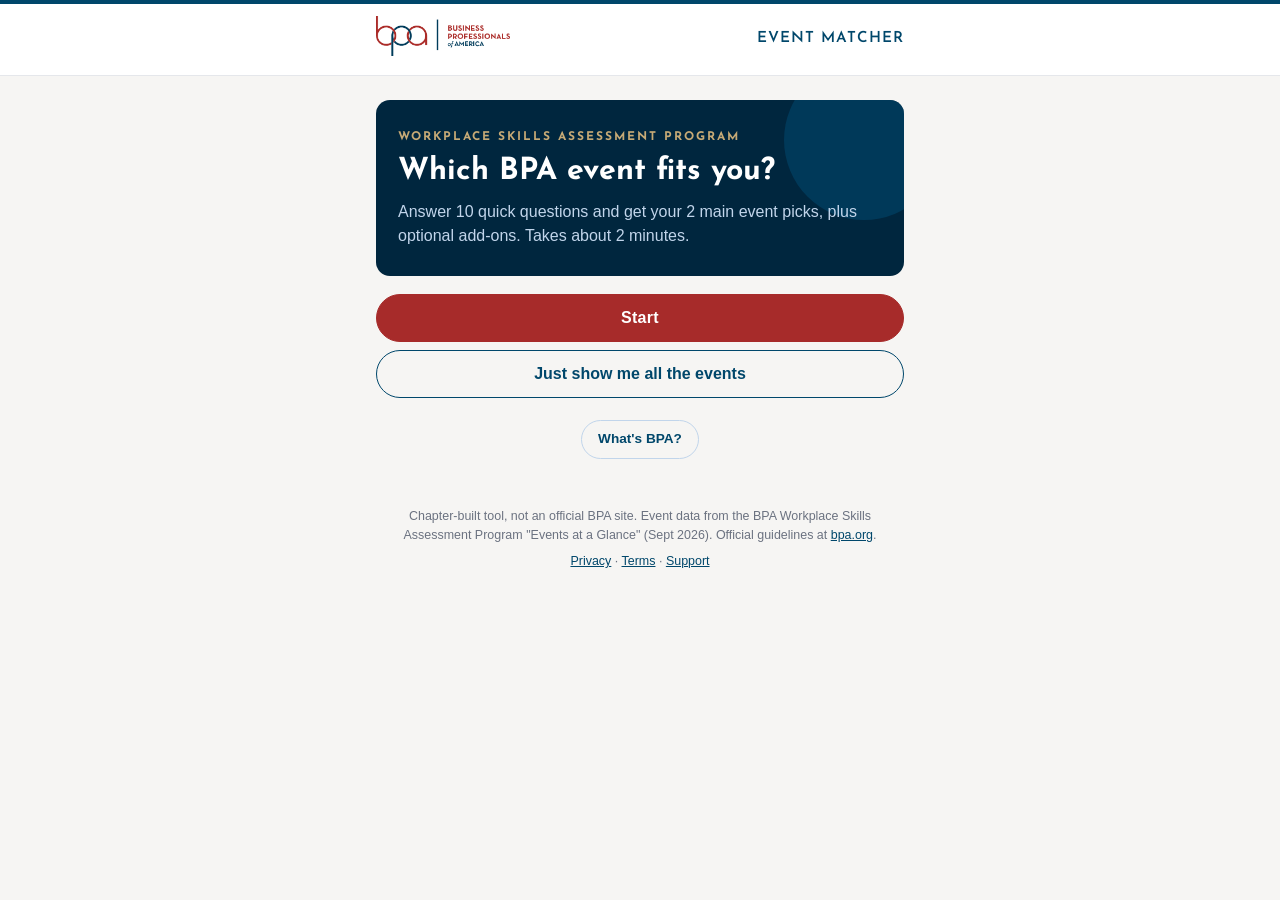
<file: index.html>
<!doctype html>
<html lang="en">
<head>
<meta charset="utf-8">
<meta name="viewport" content="width=device-width, initial-scale=1">
<title>BPA Event Matcher</title>
<meta name="description" content="Answer 10 quick questions and find the BPA competitive events that fit you.">
<link rel="icon" href="/favicon-192.png?v=2" sizes="192x192" type="image/png">
<link rel="icon" href="/favicon-32.png?v=2" sizes="32x32" type="image/png">
<link rel="apple-touch-icon" href="/apple-touch-icon.png?v=2">
<link rel="preconnect" href="https://fonts.googleapis.com">
<link href="https://fonts.googleapis.com/css2?family=Josefin+Sans:wght@400;600;700&display=swap" rel="stylesheet">
<style>
  :root{--navy:#00476B;--navy-dark:#00263E;--red:#A72B2A;--red-dark:#8c2322;--gold:#C6AA76;--sky:#C1D5EB;--sky-light:#E8EEF4;
        --bg:#F6F5F3;--card:#fff;--text:#4A4A4A;--heading:#00263E;--muted:#6b7280;--border:#E5E7EB}
  *{box-sizing:border-box}
  body{margin:0;font-family:-apple-system,BlinkMacSystemFont,"Segoe UI",Roboto,"Helvetica Neue",sans-serif;background:var(--bg);color:var(--text);line-height:1.5}
  .topbar{background:#fff;border-bottom:1px solid var(--border);border-top:4px solid var(--navy)}
  .topbar .in{max-width:560px;margin:0 auto;padding:12px 16px;display:flex;align-items:center;gap:12px}
  .topbar img{height:40px;width:auto}
  .topbar .fallback{font-family:"Josefin Sans",sans-serif;font-weight:700;color:var(--navy);font-size:1.3rem;letter-spacing:.5px}
  .topbar .sub{margin-left:auto;font-family:"Josefin Sans",sans-serif;font-weight:600;color:var(--navy);font-size:.95rem;text-transform:uppercase;letter-spacing:1px}
  .wrap{max-width:560px;margin:0 auto;padding:24px 16px 48px}
  h1,h2,h3{font-family:"Josefin Sans",sans-serif;color:var(--heading);line-height:1.2}
  h1{font-size:1.9rem;margin:0 0 10px;font-weight:700}
  h2{font-size:1.35rem;margin:0 0 16px;font-weight:600}
  p{margin:0 0 14px;color:var(--text)}
  .btn{display:block;width:100%;padding:14px 16px;margin:8px 0;border:1px solid var(--border);border-radius:999px;background:var(--card);color:var(--heading);font-size:1rem;text-align:left;cursor:pointer;font-family:inherit;transition:border-color .15s,background .15s}
  .btn:hover{border-color:var(--navy)}
  .btn:active{background:var(--sky-light)}
  .btn.sel{border-color:var(--navy);background:var(--sky-light);box-shadow:inset 0 0 0 1px var(--navy)}
  .btn.primary{background:var(--red);color:#fff;border-color:var(--red);text-align:center;font-weight:600;letter-spacing:.3px}
  .btn.primary:hover{background:var(--red-dark)}
  .btn.primary:disabled{opacity:.45;cursor:default}
  .btn.link{display:inline-block;width:auto;padding:8px 16px;margin:14px auto 0;font-size:.85rem;text-align:center;color:var(--navy);text-decoration:none;border:1px solid var(--sky);background:transparent;font-weight:600}
  .btn.link:hover{border-color:var(--navy);background:var(--sky-light)}
  .center{text-align:center}
  .rules{background:var(--sky-light);border-left:4px solid var(--gold);border-radius:8px;padding:12px 14px;font-size:.9rem;margin-bottom:6px}
  .rules b{color:var(--heading)}
  .card.labeled{border-left-color:var(--red)}
  .label{font-family:"Josefin Sans",sans-serif;font-size:.72rem;font-weight:700;color:var(--red);text-transform:uppercase;letter-spacing:1.5px;margin-bottom:4px}
  .tag.opt{background:#fff;border:1px dashed var(--gold);color:#7a5f2a}
  .optnote{font-family:inherit;font-size:.72rem;font-weight:600;color:#7a5f2a;text-transform:none;letter-spacing:0;margin-left:6px}
  .btn.ghost{text-align:center;color:var(--navy);font-weight:600;background:transparent;border-color:var(--navy)}
  .progress{height:6px;background:var(--sky);border-radius:3px;margin:0 0 20px;overflow:hidden}
  .progress div{height:100%;background:var(--navy);transition:width .25s}
  .qsub{margin:-8px 0 14px;font-size:.92rem;color:var(--muted)}
  .grp{font-family:"Josefin Sans",sans-serif;font-size:.78rem;color:var(--navy);text-transform:uppercase;letter-spacing:1px;font-weight:600;margin:18px 0 2px}
  .grp:first-child{margin-top:4px}
  .step{font-family:"Josefin Sans",sans-serif;font-size:.8rem;color:var(--navy);margin-bottom:6px;text-transform:uppercase;letter-spacing:1px;font-weight:600}
  .card{background:var(--card);border:1px solid var(--border);border-left:4px solid var(--navy);border-radius:12px;padding:16px 18px;margin:12px 0}
  .card h3{margin:0 0 8px;font-size:1.1rem;font-weight:700}
  .tags{display:flex;flex-wrap:wrap;gap:6px;margin:6px 0 8px}
  .tag{font-size:.72rem;padding:4px 10px;border-radius:999px;background:var(--sky-light);color:var(--navy);font-weight:700;letter-spacing:.3px;text-transform:uppercase}
  .tag.gold{background:#f3ead7;color:#7a5f2a}
  .why{font-size:.88rem;color:var(--text);margin-top:10px;padding:10px 12px;background:var(--bg);border-radius:8px}
  .why b{color:var(--heading)}
  .cat{margin:26px 0 8px;font-family:"Josefin Sans",sans-serif;font-size:1rem;font-weight:700;color:var(--navy);text-transform:uppercase;letter-spacing:1px;border-bottom:2px solid var(--gold);padding-bottom:4px}
  .small{font-size:.9rem}
  .hidden{display:none}
  .code{font-weight:400;color:var(--muted);font-size:.85rem;font-family:inherit}
  .muted{color:var(--muted)}
  details{margin-top:12px;border-top:1px solid var(--border);padding-top:10px}
  summary{cursor:pointer;color:var(--red);font-weight:700;font-size:.88rem;text-transform:uppercase;letter-spacing:.5px;font-family:"Josefin Sans",sans-serif}
  dl{margin:10px 0 6px;font-size:.88rem}
  dt{font-weight:700;margin-top:10px;color:var(--heading)}
  dd{margin:2px 0 0}
  dd ul{margin:4px 0 0;padding-left:18px}
  a{color:var(--navy)}
  .footer{max-width:560px;margin:0 auto;padding:0 16px 32px;font-size:.78rem;color:var(--muted);text-align:center}
  .footer .legal{margin-top:8px}
  .hero{background:var(--navy-dark);color:#fff;border-radius:14px;padding:28px 22px;margin-bottom:18px;position:relative;overflow:hidden}
  .hero:before{content:"";position:absolute;right:-40px;top:-40px;width:160px;height:160px;border-radius:50%;background:var(--navy);opacity:.6}
  .hero h1{color:#fff;position:relative}
  .hero p{color:var(--sky);position:relative;margin:0}
  .hero .kicker{font-family:"Josefin Sans",sans-serif;color:var(--gold);text-transform:uppercase;letter-spacing:2px;font-size:.75rem;font-weight:700;margin-bottom:8px;position:relative}
</style>
</head>
<body>
<div class="topbar"><div class="in">
  <a href="#" id="home" title="Back to start" aria-label="Back to start"><img src="logo.png" alt="Business Professionals of America"></a>
  <span class="sub">Event Matcher</span>
</div></div>
<div class="wrap" id="app"></div>
<div class="footer">Chapter-built tool, not an official BPA site. Event data from the BPA Workplace Skills Assessment Program "Events at a Glance" (Sept 2026). Official guidelines at <a href="https://bpa.org/" target="_blank" rel="noopener">bpa.org</a>.<div class="legal"><a href="/privacy">Privacy</a> · <a href="/terms">Terms</a> · <a href="/support">Support</a></div></div>
<script>
const EVENTS = [{"code": "V01", "name": "Virtual Multimedia and Promotion Individual", "category": "Virtual Events", "format": "project", "team": "individual", "teamSize": null, "division": "S|PS", "description": "Create a digital multimedia promotion (video/graphics/web) for a given topic and present it to judges online.", "prep": "high", "detail": {"make": "A 1–3 minute promotional video or multimedia piece for a real client or cause set by BPA (a recent year used a local animal rescue), plus a short write-up of your process.", "look": "Clear message, clean editing, original footage/graphics, and citations for anything you didn't make yourself.", "strong": "Looks like something the organization could actually post tomorrow: tight script, good audio, on-brand visuals, and a presenter who can explain every choice.", "hours": "20–40 hours", "examples": []}, "ownComputer": true, "cert": false}, {"code": "V02", "name": "Virtual Multimedia and Promotion Team", "category": "Virtual Events", "format": "project", "team": "team", "teamSize": "2–4 (typical BPA team size; not stated in PDF)", "division": "S|PS", "description": "Same as V01 but as a team: build a multimedia promotional package and present it online.", "prep": "high", "detail": {"make": "Same deliverable as V01, split across a team: one person scripts, one shoots/edits, one handles graphics and the presentation.", "look": "Same as V01 plus how well the team divides work and presents together.", "strong": "Every member speaks in the presentation and can answer judge questions about their part.", "hours": "20–40 hours per person", "examples": []}, "ownComputer": true, "cert": false}, {"code": "V03", "name": "Virtual Game Development Team", "category": "Virtual Events", "format": "project", "team": "team", "teamSize": "2–4 (typical BPA team size; not stated in PDF)", "division": "S|PS", "description": "Design and build a playable game, then demo and defend it to judges online.", "prep": "high", "detail": {"make": "A playable game built to that year's theme, with a design doc and a demo video, presented live online.", "look": "Does it run, is it fun, does it match the theme, and can you explain your design and code decisions?", "strong": "A small polished game beats a big broken one. Winners usually have a clear core loop, a title screen, and no crashes during the demo.", "hours": "40–80 hours", "examples": []}, "ownComputer": true, "cert": false}, {"code": "V04", "name": "Virtual Web Application Team", "category": "Virtual Events", "format": "project", "team": "team", "teamSize": "2–4 (typical BPA team size; not stated in PDF)", "division": "S|PS", "description": "Build a working web application for a given scenario and present it online.", "prep": "high", "detail": {"make": "A working web app for a given scenario (think a booking system or inventory tool), with documentation and a live demo.", "look": "Functionality, usability, code quality, and that you can walk a judge through how it works.", "strong": "A deployed link that works on a phone, real data validation, and a demo that doesn't rely on 'imagine this part works'.", "hours": "40–80 hours", "examples": []}, "ownComputer": true, "cert": false}, {"code": "V05", "name": "Virtual Mobile Applications", "category": "Virtual Events", "format": "project", "team": "team", "teamSize": "2–4 (typical BPA team size; not stated in PDF)", "division": "S|PS", "description": "Design and build a mobile app for a given scenario and present it online.", "prep": "high", "detail": {"make": "A mobile app prototype or build for a given scenario, demoed on-screen with a short design and testing write-up.", "look": "User experience, that the core features work, and your reasoning about who the user is.", "strong": "Clean screens, a real flow from open to done, and evidence you tested it with actual people.", "hours": "40–80 hours", "examples": []}, "ownComputer": true, "cert": false}, {"code": "V06", "name": "Virtual Promotional Photography", "category": "Virtual Events", "format": "project", "team": "individual", "teamSize": null, "division": "S|PS", "description": "Shoot and edit a set of promotional photos for a given topic and present them online.", "prep": "medium", "detail": {"make": "A set of edited promotional photos for a given subject, with captions and a short explanation of technique.", "look": "Composition, lighting, editing restraint, and fit for the promotional purpose.", "strong": "Consistent look across the set and a clear story about who the photos are for.", "hours": "10–20 hours", "examples": []}, "ownComputer": true, "cert": false}, {"code": "V07", "name": "Virtual Cybersecurity/Digital Forensics", "category": "Virtual Events", "format": "project", "team": "team", "teamSize": "2–4 (typical BPA team size; not stated in PDF)", "division": "S|PS", "description": "Investigate a simulated cyber incident, document findings, and present them online.", "prep": "high", "detail": {"make": "Analysis of a provided cyber incident or forensic image: find what happened, document evidence, and present findings and recommendations.", "look": "Correct findings, a defensible method, a clear report, and sound recommendations.", "strong": "A timeline of the attack, evidence for every claim, and plain-English recommendations a manager could act on.", "hours": "20–40 hours", "examples": []}, "ownComputer": true, "cert": false}, {"code": "V08", "name": "Virtual Start-up Enterprise Team", "category": "Virtual Events", "format": "project", "team": "team", "teamSize": "2–4 (typical BPA team size; not stated in PDF)", "division": "S|PS", "description": "Develop a business plan for a new start-up and pitch it to judges online.", "prep": "high", "detail": {"make": "A full business plan for a new venture (market, product, financials) and a pitch to judges.", "look": "Feasibility, realistic numbers, market research, and how convincingly you pitch.", "strong": "Real customer interviews or survey data, a believable first-year budget, and a pitch under time.", "hours": "30–60 hours", "examples": []}, "ownComputer": true, "cert": false}, {"code": "V09", "name": "Virtual Financial Portfolio Management Team", "category": "Virtual Events", "format": "project", "team": "team", "teamSize": "2–4 (typical BPA team size; not stated in PDF)", "division": "S|PS", "description": "Research and build an investment portfolio for a given client scenario and present your strategy online.", "prep": "high", "detail": {"make": "An investment portfolio built for a described client, with your research and a strategy presentation.", "look": "Does the portfolio fit the client's goals and risk, is the reasoning sound, do you understand what you bought?", "strong": "Clear risk reasoning, diversified holdings you can defend one by one, and a plan for what happens if markets drop.", "hours": "20–40 hours", "examples": []}, "ownComputer": true, "cert": false}, {"code": "V10", "name": "Virtual Branding Team", "category": "Virtual Events", "format": "project", "team": "team", "teamSize": "2–4 (typical BPA team size; not stated in PDF)", "division": "S|PS", "description": "Create a brand identity (logo, voice, guidelines) for a given organization and present it online.", "prep": "high", "detail": {"make": "A brand identity package for a given organization: logo, colors, type, voice, and sample applications.", "look": "Originality, consistency, fit for the organization, and a clear rationale.", "strong": "A one-page brand guide that someone else could follow, with mockups on real items (shirt, social post, sign).", "hours": "20–40 hours", "examples": []}, "ownComputer": true, "cert": false}, {"code": "V11", "name": "Virtual 2D Animation Team", "category": "Virtual Events", "format": "project", "team": "team", "teamSize": "2–4 (typical BPA team size; not stated in PDF)", "division": "S|PS", "description": "Produce a short 2D animated piece on a given topic and present it online.", "prep": "high", "detail": {"make": "A short 2D animated piece on the year's theme, plus storyboard and process notes.", "look": "Storytelling, animation quality, sound, and originality.", "strong": "Smooth motion, a beginning-middle-end in under 2 minutes, and original art.", "hours": "40–80 hours", "examples": []}, "ownComputer": true, "cert": false}, {"code": "V12", "name": "Virtual Social Media Marketing Campaign Team", "category": "Virtual Events", "format": "project", "team": "team", "teamSize": "2–4 (typical BPA team size; not stated in PDF)", "division": "S|PS", "description": "Plan and build a social media campaign for a given topic and present it online.", "prep": "high", "detail": {"make": "A social media campaign plan for a given organization: goals, audience, sample posts, calendar, and metrics.", "look": "Strategy fit, creative quality of the posts, and whether you measure the right things.", "strong": "Platform-specific posts that look real, a posting calendar, and numbers for how you'd judge success.", "hours": "20–40 hours", "examples": []}, "ownComputer": true, "cert": true}, {"code": "V13", "name": "Virtual Esports Team", "category": "Virtual Events", "format": "project", "team": "team", "teamSize": "2–4 (typical BPA team size; not stated in PDF)", "division": "S|PS", "description": "Plan and run an esports event/organization project (management, marketing, production) and present it online.", "prep": "high", "detail": {"make": "An esports-related project (event plan, team organization, or broadcast production) presented to judges.", "look": "Planning depth, budget realism, and production quality.", "strong": "A complete event run-of-show with budget, sponsors, and a sample broadcast segment.", "hours": "20–40 hours", "examples": []}, "ownComputer": true, "cert": false}, {"code": "V14", "name": "Virtual Ethical Leadership & Decision-Making Team", "category": "Virtual Events", "format": "project", "team": "team", "teamSize": "2–4 (typical BPA team size; not stated in PDF)", "division": "S|PS", "description": "Analyze an ethical leadership scenario, document your decision process, and present it online.", "prep": "medium", "detail": {"make": "Analysis of an ethical leadership scenario: your decision, the framework you used, and the impact on stakeholders.", "look": "Sound reasoning, awareness of all sides, and a clear presentation.", "strong": "Names every stakeholder, weighs real tradeoffs, and lands on a decision you can defend under questioning.", "hours": "10–20 hours", "examples": []}, "ownComputer": true, "cert": false}, {"code": "V15", "name": "Virtual Interview & Digital Portfolio Design", "category": "Virtual Events", "format": "project", "team": "individual", "teamSize": null, "division": "S|PS", "description": "Build a digital career portfolio and complete a virtual job interview with judges.", "prep": "medium", "detail": {"make": "A digital portfolio (site or PDF) of your work and resume, then a virtual job interview with judges.", "look": "Professionalism, portfolio quality, and interview answers.", "strong": "A clean portfolio site and practiced answers to the standard interview questions, with specific stories.", "hours": "10–20 hours", "examples": []}, "ownComputer": true, "cert": false}, {"code": "V16", "name": "Virtual Artificial Intelligence Team", "category": "Virtual Events", "format": "project", "team": "team", "teamSize": "2–4 (typical BPA team size; not stated in PDF)", "division": "S|PS", "description": "Design an AI-based solution for a given problem and present it online.", "prep": "high", "detail": {"make": "An AI-based solution to a given problem: a working prototype or detailed design, with ethics and data considerations.", "look": "Does it solve the problem, is the AI use appropriate, and can you explain how it works and its limits?", "strong": "A working demo, honest discussion of where it fails, and a clear data/ethics section.", "hours": "40–80 hours", "examples": []}, "ownComputer": true, "cert": false}, {"code": "100", "name": "Fundamental Accounting", "category": "Finance", "format": "test", "team": "individual", "teamSize": null, "division": "S", "description": "Take a 90-minute test on beginning accounting: journal entries, ledgers, and basic financial statements.", "prep": "medium", "detail": {"make": "A 90-minute test with accounting problems: journal entries, ledgers, and a basic financial statement.", "look": "Score on the test. Ties are rare but can be broken on specific sections.", "strong": "People who studied the event's topic outline from the guidelines and took a few practice tests.", "hours": "5–15 hours of studying", "examples": []}, "ownComputer": false, "cert": false}, {"code": "105", "name": "College Accounting", "category": "Finance", "format": "test", "team": "individual", "teamSize": null, "division": "PS", "description": "College-level accounting test (postsecondary only).", "prep": "medium", "detail": {"make": "A timed multiple-choice (sometimes short-problem) test on this subject. No judges, no project.", "look": "Score on the test. Ties are rare but can be broken on specific sections.", "strong": "People who studied the event's topic outline from the guidelines and took a few practice tests.", "hours": "5–15 hours of studying", "examples": []}, "ownComputer": false, "cert": false}, {"code": "110", "name": "Advanced Accounting", "category": "Finance", "format": "test", "team": "individual", "teamSize": null, "division": "S", "description": "Take a 90-minute test on advanced accounting topics like adjusting entries, depreciation, and corporate accounting.", "prep": "medium", "detail": {"make": "A 90-minute test with harder accounting problems: adjustments, depreciation, corporate transactions.", "look": "Score on the test. Ties are rare but can be broken on specific sections.", "strong": "People who studied the event's topic outline from the guidelines and took a few practice tests.", "hours": "5–15 hours of studying", "examples": []}, "ownComputer": false, "cert": false}, {"code": "115", "name": "Advanced College Accounting", "category": "Finance", "format": "test", "team": "individual", "teamSize": null, "division": "PS", "description": "Advanced college accounting test (postsecondary only).", "prep": "medium", "detail": {"make": "A timed multiple-choice (sometimes short-problem) test on this subject. No judges, no project.", "look": "Score on the test. Ties are rare but can be broken on specific sections.", "strong": "People who studied the event's topic outline from the guidelines and took a few practice tests.", "hours": "5–15 hours of studying", "examples": []}, "ownComputer": false, "cert": false}, {"code": "125", "name": "Payroll Accounting", "category": "Finance", "format": "test", "team": "individual", "teamSize": null, "division": "S|PS", "description": "Take a 60-minute test on calculating wages, withholdings, and payroll records.", "prep": "medium", "detail": {"make": "A 60-minute test calculating wages, overtime, withholdings, and payroll records.", "look": "Score on the test. Ties are rare but can be broken on specific sections.", "strong": "People who studied the event's topic outline from the guidelines and took a few practice tests.", "hours": "5–15 hours of studying", "examples": []}, "ownComputer": false, "cert": false}, {"code": "135", "name": "Managerial Accounting", "category": "Finance", "format": "test", "team": "individual", "teamSize": null, "division": "PS", "description": "Managerial/cost accounting test (postsecondary only).", "prep": "medium", "detail": {"make": "A timed multiple-choice (sometimes short-problem) test on this subject. No judges, no project.", "look": "Score on the test. Ties are rare but can be broken on specific sections.", "strong": "People who studied the event's topic outline from the guidelines and took a few practice tests.", "hours": "5–15 hours of studying", "examples": []}, "ownComputer": false, "cert": false}, {"code": "145", "name": "Banking and Finance", "category": "Finance", "format": "test", "team": "individual", "teamSize": null, "division": "S|PS", "description": "Take a 60-minute test on how banks, credit, loans, and financial institutions work.", "prep": "low", "detail": {"make": "A timed multiple-choice (sometimes short-problem) test on this subject. No judges, no project.", "look": "Score on the test. Ties are rare but can be broken on specific sections.", "strong": "People who studied the event's topic outline from the guidelines and took a few practice tests.", "hours": "5–15 hours of studying", "examples": []}, "ownComputer": false, "cert": false}, {"code": "150", "name": "Financial Analyst Team", "category": "Finance", "format": "project", "team": "team", "teamSize": "2–4 (typical BPA team size; not stated in PDF)", "division": "S|PS", "description": "Analyze a real company's financials as a team and give a 30-minute presentation with 10 minutes of judges' questions.", "prep": "high", "detail": {"make": "A full financial analysis of a publicly traded company assigned ahead of time, delivered as a 30-minute team presentation.", "look": "Ratio analysis, trend interpretation, a recommendation, and depth in the 10-minute Q&A.", "strong": "Reads like an analyst report: ratios vs. competitors, a clear buy/hold/sell call, and every member able to defend the numbers.", "hours": "40–60 hours per team", "examples": []}, "ownComputer": true, "cert": false}, {"code": "155", "name": "Economic Trends Research Individual", "category": "Finance", "format": "project", "team": "individual", "teamSize": null, "division": "S", "description": "Research a current economic topic, write a report, and present it to judges.", "prep": "high", "detail": {"make": "A research paper on a current economic topic and a 7-minute presentation to judges.", "look": "Research quality, correct economics, citations, and presentation.", "strong": "Uses real data (FRED, BLS), explains cause and effect, and has a clean slide deck.", "hours": "20–30 hours", "examples": []}, "ownComputer": true, "cert": false}, {"code": "160", "name": "Economic Trends Research Team", "category": "Finance", "format": "project", "team": "team", "teamSize": "2–4 (typical BPA team size; not stated in PDF)", "division": "S", "description": "Same as 155 but as a team: research an economic topic and present findings.", "prep": "high", "detail": {"make": "Same as 155, as a team paper and presentation.", "look": "Same as 155 plus teamwork in the presentation.", "strong": "Everyone presents, one voice in the paper.", "hours": "20–30 hours per person", "examples": []}, "ownComputer": true, "cert": false}, {"code": "165", "name": "Personal Financial Management", "category": "Finance", "format": "test", "team": "individual", "teamSize": null, "division": "S|PS", "description": "Take a 60-minute test on budgeting, saving, credit, insurance, and investing for your own life.", "prep": "low", "detail": {"make": "A 60-minute test on real-life money: budgets, credit, loans, insurance, taxes, investing basics.", "look": "Score on the test. Ties are rare but can be broken on specific sections.", "strong": "People who studied the event's topic outline from the guidelines and took a few practice tests.", "hours": "3–8 hours of studying", "examples": []}, "ownComputer": false, "cert": false}, {"code": "190", "name": "Financial Services Concepts (Open)", "category": "Finance", "format": "test", "team": "individual", "teamSize": null, "division": "S|PS", "description": "Open-entry 60-minute general finance concepts test, no entry limit.", "prep": "low", "detail": {"make": "A timed multiple-choice (sometimes short-problem) test on this subject. No judges, no project.", "look": "Score on the test. Ties are rare but can be broken on specific sections.", "strong": "People who studied the event's topic outline from the guidelines and took a few practice tests.", "hours": "5–15 hours of studying", "examples": []}, "ownComputer": false, "cert": false}, {"code": "200", "name": "Integrated Office Applications", "category": "Business Admin & Management", "format": "production", "team": "individual", "teamSize": null, "division": "S|PS", "description": "At a computer, complete a 90-minute set of tasks that combine Word, Excel, and other Office apps.", "prep": "medium", "detail": {"make": "A hands-on test at a computer: you are given tasks or a spec and produce the actual files in the time limit.", "look": "Accuracy, correct formatting to the spec, and finishing the tasks.", "strong": "People who practiced with past-year style tasks and know the software's shortcuts.", "hours": "10–25 hours of practice", "examples": []}, "ownComputer": false, "cert": true}, {"code": "205", "name": "Fundamental Spreadsheet Applications", "category": "Business Admin & Management", "format": "production", "team": "individual", "teamSize": null, "division": "S|PS", "description": "At a computer, build spreadsheets with basic formulas and formatting in 90 minutes.", "prep": "medium", "detail": {"make": "A hands-on test at a computer: you are given tasks or a spec and produce the actual files in the time limit.", "look": "Accuracy, correct formatting to the spec, and finishing the tasks.", "strong": "People who practiced with past-year style tasks and know the software's shortcuts.", "hours": "10–25 hours of practice", "examples": []}, "ownComputer": false, "cert": true}, {"code": "210", "name": "Advanced Spreadsheet Applications", "category": "Business Admin & Management", "format": "production", "team": "individual", "teamSize": null, "division": "S|PS", "description": "At a computer, build spreadsheets using advanced functions, charts, and data tools in 90 minutes.", "prep": "medium", "detail": {"make": "A hands-on test at a computer: you are given tasks or a spec and produce the actual files in the time limit.", "look": "Accuracy, correct formatting to the spec, and finishing the tasks.", "strong": "People who practiced with past-year style tasks and know the software's shortcuts.", "hours": "10–25 hours of practice", "examples": []}, "ownComputer": false, "cert": true}, {"code": "215", "name": "Database Applications", "category": "Business Admin & Management", "format": "production", "team": "individual", "teamSize": null, "division": "S|PS", "description": "At a computer, create tables, queries, forms, and reports in a database program in 90 minutes.", "prep": "medium", "detail": {"make": "A hands-on test at a computer: you are given tasks or a spec and produce the actual files in the time limit.", "look": "Accuracy, correct formatting to the spec, and finishing the tasks.", "strong": "People who practiced with past-year style tasks and know the software's shortcuts.", "hours": "10–25 hours of practice", "examples": []}, "ownComputer": false, "cert": false}, {"code": "220", "name": "Legal Office Procedures", "category": "Business Admin & Management", "format": "production", "team": "individual", "teamSize": null, "division": "S|PS", "description": "Complete legal-office tasks (documents, terminology, procedures) in a 60-minute test.", "prep": "medium", "detail": {"make": "A hands-on test at a computer: you are given tasks or a spec and produce the actual files in the time limit.", "look": "Accuracy, correct formatting to the spec, and finishing the tasks.", "strong": "People who practiced with past-year style tasks and know the software's shortcuts.", "hours": "10–25 hours of practice", "examples": []}, "ownComputer": false, "cert": false}, {"code": "225", "name": "Administrative Support Team", "category": "Business Admin & Management", "format": "production", "team": "team", "teamSize": "2–4 (typical BPA team size; not stated in PDF)", "division": "S|PS", "description": "As a team, split up and produce a set of office documents (letters, reports, spreadsheets) in 90 minutes.", "prep": "medium", "detail": {"make": "As a team, split a packet of office tasks (letters, spreadsheets, reports) and produce them in 90 minutes.", "look": "Accuracy, correct formatting to the spec, and finishing the tasks.", "strong": "People who practiced with past-year style tasks and know the software's shortcuts.", "hours": "10–25 hours of team practice", "examples": []}, "ownComputer": false, "cert": false}, {"code": "230", "name": "Admin. Support Research Project", "category": "Business Admin & Management", "format": "project", "team": "individual", "teamSize": null, "division": "S", "description": "Research an office/administrative topic, write a report, and present it to judges.", "prep": "high", "detail": {"make": "A research report on an office/administrative topic (for example remote work policy) and a 7-minute presentation.", "look": "Research quality, document formatting, and presentation.", "strong": "Properly formatted report using BPA style, with a practical recommendation.", "hours": "15–25 hours", "examples": []}, "ownComputer": false, "cert": false}, {"code": "235", "name": "Business Law and Ethics", "category": "Business Admin & Management", "format": "test", "team": "individual", "teamSize": null, "division": "S|PS", "description": "Take a 60-minute test on contracts, business law basics, and ethical issues.", "prep": "low", "detail": {"make": "A timed multiple-choice (sometimes short-problem) test on this subject. No judges, no project.", "look": "Score on the test. Ties are rare but can be broken on specific sections.", "strong": "People who studied the event's topic outline from the guidelines and took a few practice tests.", "hours": "5–15 hours of studying", "examples": []}, "ownComputer": false, "cert": false}, {"code": "240", "name": "Entrepreneurship", "category": "Business Admin & Management", "format": "project", "team": "individual", "teamSize": null, "division": "S|PS", "description": "Write a business plan for your own venture and pitch it to judges in 5–7 minutes.", "prep": "high", "detail": {"make": "A written business plan for your own venture idea and a 5–7 minute pitch to judges.", "look": "Feasibility, financials, market research, and your pitch.", "strong": "A plan with real numbers and a pitch you could give to an actual investor without notes.", "hours": "30–50 hours", "examples": []}, "ownComputer": true, "cert": true}, {"code": "245", "name": "Small Business Strategy Team", "category": "Business Admin & Management", "format": "live", "team": "team", "teamSize": "2–4 (typical BPA team size; not stated in PDF)", "division": "S|PS", "description": "Receive a small-business case at the conference, then as a team present a strategy for 30 minutes with 10 minutes of questions.", "prep": "medium", "detail": {"make": "A small-business case handed to you at the conference, then a 30-minute strategy presentation with 10 minutes of questions.", "look": "Analysis, practical recommendations, and how the team handles tough questions.", "strong": "Teams that practiced on past cases beforehand and have a structure (situation, options, recommendation, risks).", "hours": "10–20 hours practicing cases", "examples": []}, "ownComputer": true, "cert": false}, {"code": "250", "name": "Parliamentary Procedure Team", "category": "Business Admin & Management", "format": "live", "team": "team", "teamSize": "5–8 (typical for this event; not stated in PDF)", "division": "S", "description": "Run a mock business meeting using Robert's Rules of Order in front of judges.", "prep": "high", "detail": {"make": "A mock business meeting run under Robert's Rules of Order, judged on correctness and flow.", "look": "Correct procedure, handling of motions, and team coordination.", "strong": "Teams that drill weekly; every member knows the motions cold.", "hours": "30–60 hours of team practice", "examples": []}, "ownComputer": false, "cert": false}, {"code": "290", "name": "Management & Entrepreneurship Concepts", "category": "Business Admin & Management", "format": "test", "team": "individual", "teamSize": null, "division": "S|PS", "description": "Open-entry 60-minute test on general management and entrepreneurship concepts.", "prep": "low", "detail": {"make": "A timed multiple-choice (sometimes short-problem) test on this subject. No judges, no project.", "look": "Score on the test. Ties are rare but can be broken on specific sections.", "strong": "People who studied the event's topic outline from the guidelines and took a few practice tests.", "hours": "5–15 hours of studying", "examples": []}, "ownComputer": true, "cert": false}, {"code": "291", "name": "Parliamentary Procedure Concepts", "category": "Business Admin & Management", "format": "test", "team": "individual", "teamSize": null, "division": "S|PS", "description": "Open-entry 60-minute test on parliamentary procedure rules.", "prep": "low", "detail": {"make": "A timed multiple-choice (sometimes short-problem) test on this subject. No judges, no project.", "look": "Score on the test. Ties are rare but can be broken on specific sections.", "strong": "People who studied the event's topic outline from the guidelines and took a few practice tests.", "hours": "5–15 hours of studying", "examples": []}, "ownComputer": true, "cert": false}, {"code": "292", "name": "Project Management Concepts", "category": "Business Admin & Management", "format": "test", "team": "individual", "teamSize": null, "division": "S|PS", "description": "Open-entry 60-minute test on how projects are planned, scheduled, and managed.", "prep": "low", "detail": {"make": "A timed multiple-choice (sometimes short-problem) test on this subject. No judges, no project.", "look": "Score on the test. Ties are rare but can be broken on specific sections.", "strong": "People who studied the event's topic outline from the guidelines and took a few practice tests.", "hours": "5–15 hours of studying", "examples": []}, "ownComputer": true, "cert": false}, {"code": "293", "name": "Meeting and Event Planning Concepts", "category": "Business Admin & Management", "format": "test", "team": "individual", "teamSize": null, "division": "S|PS", "description": "Open-entry 60-minute test on planning meetings and events.", "prep": "low", "detail": {"make": "A timed multiple-choice (sometimes short-problem) test on this subject. No judges, no project.", "look": "Score on the test. Ties are rare but can be broken on specific sections.", "strong": "People who studied the event's topic outline from the guidelines and took a few practice tests.", "hours": "5–15 hours of studying", "examples": []}, "ownComputer": true, "cert": false}, {"code": "300", "name": "Computer Network Technology", "category": "IT & Computer Science", "format": "test", "team": "individual", "teamSize": null, "division": "S|PS", "description": "Take a 60-minute test on how networks, cabling, and protocols work (CompTIA Network+ style).", "prep": "medium", "detail": {"make": "A timed multiple-choice (sometimes short-problem) test on this subject. No judges, no project.", "look": "Score on the test. Ties are rare but can be broken on specific sections.", "strong": "People who studied the event's topic outline from the guidelines and took a few practice tests.", "hours": "5–15 hours of studying", "examples": []}, "ownComputer": false, "cert": true}, {"code": "305", "name": "Device Configuration and Troubleshooting", "category": "IT & Computer Science", "format": "test", "team": "individual", "teamSize": null, "division": "S|PS", "description": "Take a 60-minute test on setting up and fixing PCs and devices (CompTIA A+ style).", "prep": "medium", "detail": {"make": "A timed multiple-choice (sometimes short-problem) test on this subject. No judges, no project.", "look": "Score on the test. Ties are rare but can be broken on specific sections.", "strong": "People who studied the event's topic outline from the guidelines and took a few practice tests.", "hours": "5–15 hours of studying", "examples": []}, "ownComputer": false, "cert": true}, {"code": "310", "name": "Server Administration Using Microsoft®", "category": "IT & Computer Science", "format": "test", "team": "individual", "teamSize": null, "division": "S|PS", "description": "Take a 60-minute test on managing Windows servers.", "prep": "medium", "detail": {"make": "A timed multiple-choice (sometimes short-problem) test on this subject. No judges, no project.", "look": "Score on the test. Ties are rare but can be broken on specific sections.", "strong": "People who studied the event's topic outline from the guidelines and took a few practice tests.", "hours": "5–15 hours of studying", "examples": []}, "ownComputer": false, "cert": false}, {"code": "315", "name": "Network Administration Using Cisco®", "category": "IT & Computer Science", "format": "test", "team": "individual", "teamSize": null, "division": "S|PS", "description": "Take a 60-minute test on configuring and managing Cisco network gear.", "prep": "medium", "detail": {"make": "A timed multiple-choice (sometimes short-problem) test on this subject. No judges, no project.", "look": "Score on the test. Ties are rare but can be broken on specific sections.", "strong": "People who studied the event's topic outline from the guidelines and took a few practice tests.", "hours": "5–15 hours of studying", "examples": []}, "ownComputer": false, "cert": true}, {"code": "320", "name": "Computer Security", "category": "IT & Computer Science", "format": "test", "team": "individual", "teamSize": null, "division": "S|PS", "description": "Take a 60-minute test on cybersecurity concepts, threats, and defenses.", "prep": "medium", "detail": {"make": "A timed multiple-choice (sometimes short-problem) test on this subject. No judges, no project.", "look": "Score on the test. Ties are rare but can be broken on specific sections.", "strong": "People who studied the event's topic outline from the guidelines and took a few practice tests.", "hours": "5–15 hours of studying", "examples": []}, "ownComputer": false, "cert": true}, {"code": "325", "name": "Network Design Team", "category": "IT & Computer Science", "format": "project", "team": "team", "teamSize": "2–4 (typical BPA team size; not stated in PDF)", "division": "S|PS", "description": "As a team, design a network for a given scenario and present it to judges for 30 minutes with 10 minutes of questions.", "prep": "high", "detail": {"make": "A network design for a given scenario, presented in 30 minutes with diagrams, equipment lists, costs, and security.", "look": "Technical soundness, cost realism, and clarity of the design.", "strong": "Proper diagrams, a bill of materials with real prices, and a security section.", "hours": "30–50 hours per team", "examples": []}, "ownComputer": false, "cert": false}, {"code": "330", "name": "C# Programming", "category": "IT & Computer Science", "format": "production", "team": "individual", "teamSize": null, "division": "S|PS", "description": "At a computer, write a working C# program to a given spec in 90 minutes.", "prep": "medium", "detail": {"make": "Write a working C# program to a given spec in 90 minutes, on a computer.", "look": "Accuracy, correct formatting to the spec, and finishing the tasks.", "strong": "People who practiced with past-year style tasks and know the software's shortcuts.", "hours": "10–25 hours of practice", "examples": []}, "ownComputer": false, "cert": true}, {"code": "335", "name": "C++ Programming", "category": "IT & Computer Science", "format": "production", "team": "individual", "teamSize": null, "division": "S|PS", "description": "At a computer, write a working C++ program to a given spec in 90 minutes.", "prep": "medium", "detail": {"make": "Write a working C++ program to a given spec in 90 minutes, on a computer.", "look": "Accuracy, correct formatting to the spec, and finishing the tasks.", "strong": "People who practiced with past-year style tasks and know the software's shortcuts.", "hours": "10–25 hours of practice", "examples": []}, "ownComputer": false, "cert": false}, {"code": "340", "name": "Java Programming", "category": "IT & Computer Science", "format": "production", "team": "individual", "teamSize": null, "division": "S|PS", "description": "At a computer, write a working Java program to a given spec in 90 minutes.", "prep": "medium", "detail": {"make": "Write a working Java program to a given spec in 90 minutes, on a computer.", "look": "Accuracy, correct formatting to the spec, and finishing the tasks.", "strong": "People who practiced with past-year style tasks and know the software's shortcuts.", "hours": "10–25 hours of practice", "examples": []}, "ownComputer": false, "cert": true}, {"code": "345", "name": "SQL Database Fundamentals", "category": "IT & Computer Science", "format": "test", "team": "individual", "teamSize": null, "division": "S|PS", "description": "Take a 60-minute test on SQL queries and relational database basics.", "prep": "medium", "detail": {"make": "A timed multiple-choice (sometimes short-problem) test on this subject. No judges, no project.", "look": "Score on the test. Ties are rare but can be broken on specific sections.", "strong": "People who studied the event's topic outline from the guidelines and took a few practice tests.", "hours": "5–15 hours of studying", "examples": []}, "ownComputer": false, "cert": true}, {"code": "350", "name": "Linux Operating System Fundamentals", "category": "IT & Computer Science", "format": "test", "team": "individual", "teamSize": null, "division": "S|PS", "description": "Take a 60-minute test on Linux commands, files, and system basics.", "prep": "medium", "detail": {"make": "A timed multiple-choice (sometimes short-problem) test on this subject. No judges, no project.", "look": "Score on the test. Ties are rare but can be broken on specific sections.", "strong": "People who studied the event's topic outline from the guidelines and took a few practice tests.", "hours": "5–15 hours of studying", "examples": []}, "ownComputer": false, "cert": true}, {"code": "355", "name": "Python Programming", "category": "IT & Computer Science", "format": "production", "team": "individual", "teamSize": null, "division": "S|PS", "description": "At a computer, write a working Python program to a given spec in 90 minutes.", "prep": "medium", "detail": {"make": "Write a working Python program to a given spec in 90 minutes, on a computer.", "look": "Accuracy, correct formatting to the spec, and finishing the tasks.", "strong": "People who practiced with past-year style tasks and know the software's shortcuts.", "hours": "10–25 hours of practice", "examples": []}, "ownComputer": false, "cert": true}, {"code": "360", "name": "HTML and CSS Coding", "category": "IT & Computer Science", "format": "production", "team": "individual", "teamSize": null, "division": "S|PS", "description": "At a computer, hand-code a web page with HTML and CSS to a given spec in 90 minutes.", "prep": "medium", "detail": {"make": "Hand-code a web page in HTML and CSS to a given spec in 90 minutes.", "look": "Accuracy, correct formatting to the spec, and finishing the tasks.", "strong": "People who practiced with past-year style tasks and know the software's shortcuts.", "hours": "10–25 hours of practice", "examples": []}, "ownComputer": false, "cert": true}, {"code": "365", "name": "Website Design and Development Team", "category": "IT & Computer Science", "format": "project", "team": "team", "teamSize": "2–4 (typical BPA team size; not stated in PDF)", "division": "S|PS", "description": "Build a full website for a given client scenario ahead of time, then present it to judges.", "prep": "high", "detail": {"make": "A complete website for a given client scenario, built before the conference and presented to judges.", "look": "Design, functionality, accessibility, and your process.", "strong": "Mobile-friendly, fast, every link works, and a short demo that highlights the hardest part you built.", "hours": "40–80 hours per team", "examples": []}, "ownComputer": false, "cert": false}, {"code": "390", "name": "Digital Technology Concepts (Open)", "category": "IT & Computer Science", "format": "test", "team": "individual", "teamSize": null, "division": "S|PS", "description": "Open-entry 60-minute test on general IT concepts.", "prep": "low", "detail": {"make": "A timed multiple-choice (sometimes short-problem) test on this subject. No judges, no project.", "look": "Score on the test. Ties are rare but can be broken on specific sections.", "strong": "People who studied the event's topic outline from the guidelines and took a few practice tests.", "hours": "5–15 hours of studying", "examples": []}, "ownComputer": false, "cert": false}, {"code": "391", "name": "Computer Programming Concepts (Open)", "category": "IT & Computer Science", "format": "test", "team": "individual", "teamSize": null, "division": "S|PS", "description": "Open-entry 60-minute test on general programming concepts (no coding).", "prep": "low", "detail": {"make": "A timed multiple-choice (sometimes short-problem) test on this subject. No judges, no project.", "look": "Score on the test. Ties are rare but can be broken on specific sections.", "strong": "People who studied the event's topic outline from the guidelines and took a few practice tests.", "hours": "5–15 hours of studying", "examples": []}, "ownComputer": false, "cert": false}, {"code": "400", "name": "Fundamental Desktop Publishing", "category": "Digital Media & Design", "format": "production", "team": "individual", "teamSize": null, "division": "S|PS", "description": "At a computer, lay out a flyer/newsletter-style document to spec in 90 minutes.", "prep": "medium", "detail": {"make": "A hands-on test at a computer: you are given tasks or a spec and produce the actual files in the time limit.", "look": "Accuracy, correct formatting to the spec, and finishing the tasks.", "strong": "People who practiced with past-year style tasks and know the software's shortcuts.", "hours": "10–25 hours of practice", "examples": []}, "ownComputer": false, "cert": true}, {"code": "405", "name": "Advanced Desktop Publishing", "category": "Digital Media & Design", "format": "production", "team": "individual", "teamSize": null, "division": "S|PS", "description": "At a computer, produce a more complex multi-page publication to spec in 90 minutes.", "prep": "medium", "detail": {"make": "A hands-on test at a computer: you are given tasks or a spec and produce the actual files in the time limit.", "look": "Accuracy, correct formatting to the spec, and finishing the tasks.", "strong": "People who practiced with past-year style tasks and know the software's shortcuts.", "hours": "10–25 hours of practice", "examples": []}, "ownComputer": false, "cert": true}, {"code": "410", "name": "Graphic Design Promotion", "category": "Digital Media & Design", "format": "project", "team": "individual", "teamSize": null, "division": "S|PS", "description": "Design a promotional graphic (poster/logo set) for a given topic ahead of time and present it to judges.", "prep": "high", "detail": {"make": "A promotional graphic design piece (poster, logo set, or similar) for the year's theme, presented in 6 minutes.", "look": "Originality, print readiness, and design principles.", "strong": "Print-ready files, a clear concept, and a rationale for every design choice.", "hours": "15–30 hours", "examples": []}, "ownComputer": true, "cert": false}, {"code": "420", "name": "Digital Media Production", "category": "Digital Media & Design", "format": "project", "team": "individual", "teamSize": null, "division": "S|PS", "description": "Produce a digital media piece (video/interactive) on a given topic and present it to judges.", "prep": "high", "detail": {"make": "A digital media production (video or interactive piece) on the theme, presented in 10 minutes.", "look": "Technical quality, creativity, and theme fit.", "strong": "Original footage, clean audio, and a story.", "hours": "20–40 hours", "examples": []}, "ownComputer": true, "cert": false}, {"code": "425", "name": "3D Computer Modeling", "category": "Digital Media & Design", "format": "project", "team": "individual", "teamSize": null, "division": "S", "description": "Build 3D models for a given topic ahead of time and present them to judges.", "prep": "high", "detail": {"make": "3D models built to the theme, shown with renders and a short presentation.", "look": "Modeling quality, texturing, and process.", "strong": "Multiple polished renders plus wireframes that prove you built it.", "hours": "20–40 hours", "examples": []}, "ownComputer": true, "cert": false}, {"code": "430", "name": "Video Production Team", "category": "Digital Media & Design", "format": "project", "team": "team", "teamSize": "2–4 (typical BPA team size; not stated in PDF)", "division": "S|PS", "description": "As a team, shoot and edit a video on a given topic and present it to judges.", "prep": "high", "detail": {"make": "A short video on the theme, shot and edited by the team.", "look": "Story, camera work, editing, and audio.", "strong": "Looks like something a real brand could use; everyone on the team had a clear job.", "hours": "20–40 hours per person", "examples": []}, "ownComputer": true, "cert": false}, {"code": "440", "name": "3D Computer Animation Team", "category": "Digital Media & Design", "format": "project", "team": "team", "teamSize": "2–4 (typical BPA team size; not stated in PDF)", "division": "S", "description": "As a team, create a 3D animated short on a given topic and present it to judges.", "prep": "high", "detail": {"make": "A 3D animated short on the theme.", "look": "Animation quality, story, and technical skill.", "strong": "Smooth animation, rendered lighting, and a complete story under the time limit.", "hours": "40–80 hours per person", "examples": []}, "ownComputer": true, "cert": false}, {"code": "445", "name": "Broadcast News Production Team", "category": "Digital Media & Design", "format": "project", "team": "team", "teamSize": "2–4 (typical BPA team size; not stated in PDF)", "division": "S|PS", "description": "As a team, produce a news broadcast segment and present it to judges.", "prep": "high", "detail": {"make": "A broadcast news segment (anchors, packages, graphics) produced by the team.", "look": "Journalism quality, production value, and on-air presence.", "strong": "A real newsroom feel: lower-thirds, b-roll, and interviews.", "hours": "20–40 hours per person", "examples": []}, "ownComputer": true, "cert": false}, {"code": "450", "name": "Podcast Production Team", "category": "Digital Media & Design", "format": "project", "team": "team", "teamSize": "2–4 (typical BPA team size; not stated in PDF)", "division": "S|PS", "description": "As a team, record and edit a podcast episode on a given topic and present it to judges.", "prep": "high", "detail": {"make": "A podcast episode on the theme, with show notes.", "look": "Audio quality, content, structure, and editing.", "strong": "Clean audio, a tight format, and a topic that's actually interesting.", "hours": "15–30 hours per person", "examples": []}, "ownComputer": true, "cert": false}, {"code": "455", "name": "User Experience Design Team", "category": "Digital Media & Design", "format": "project", "team": "team", "teamSize": "2–4 (typical BPA team size; not stated in PDF)", "division": "S|PS", "description": "As a team, design the user experience/interface for an app or site and present it to judges.", "prep": "high", "detail": {"make": "A UX design for an app or site: research, wireframes, prototype, and testing results.", "look": "User research, usability, and design rationale.", "strong": "Clickable prototype plus evidence from real user tests.", "hours": "20–40 hours per person", "examples": []}, "ownComputer": true, "cert": false}, {"code": "460", "name": "Visual Design Team", "category": "Digital Media & Design", "format": "project", "team": "team", "teamSize": "2–4 (typical BPA team size; not stated in PDF)", "division": "S|PS", "description": "As a team, create a visual design package (graphics/branding) and present it to judges.", "prep": "high", "detail": {"make": "A visual design package (graphics, layouts, branding) for the theme.", "look": "Design principles, consistency, and creativity.", "strong": "Consistent system across several pieces with a clear concept.", "hours": "20–40 hours per person", "examples": []}, "ownComputer": true, "cert": false}, {"code": "490", "name": "Arts, Communication, & Design Concepts (Open)", "category": "Digital Media & Design", "format": "test", "team": "individual", "teamSize": null, "division": "S|PS", "description": "Open-entry 60-minute test on design, media, and communication concepts.", "prep": "low", "detail": {"make": "A timed multiple-choice (sometimes short-problem) test on this subject. No judges, no project.", "look": "Score on the test. Ties are rare but can be broken on specific sections.", "strong": "People who studied the event's topic outline from the guidelines and took a few practice tests.", "hours": "5–15 hours of studying", "examples": []}, "ownComputer": false, "cert": false}, {"code": "500", "name": "Global Marketing Strategy Team", "category": "Marketing & Sales", "format": "project", "team": "team", "teamSize": "2–4 (typical BPA team size; not stated in PDF)", "division": "S", "description": "As a team, build a marketing plan to take a product into a foreign market and present it to judges.", "prep": "high", "detail": {"make": "A marketing plan to take a product into a foreign market, presented in 10 minutes.", "look": "Market research, cultural fit, and strategy.", "strong": "Real country data, a pricing and channel plan, and a confident presentation.", "hours": "20–40 hours per team", "examples": []}, "ownComputer": true, "cert": false}, {"code": "505", "name": "Sports Media Marketing Team", "category": "Marketing & Sales", "format": "project", "team": "team", "teamSize": "2–4 (typical BPA team size; not stated in PDF)", "division": "S|PS", "description": "As a team, create a sports marketing/media campaign and present it to judges.", "prep": "high", "detail": {"make": "A sports media marketing campaign for a given scenario.", "look": "Strategy, creative, and presentation.", "strong": "Campaign creative that looks real plus a measurable plan.", "hours": "20–40 hours per team", "examples": []}, "ownComputer": true, "cert": false}, {"code": "510", "name": "Industry Pitch Team", "category": "Marketing & Sales", "format": "project", "team": "team", "teamSize": "2–4 (typical BPA team size; not stated in PDF)", "division": "S|PS", "description": "As a team, develop and deliver a 7-minute pitch for a product or idea to judges.", "prep": "high", "detail": {"make": "A 7-minute pitch for a product or idea to judges acting as industry decision-makers.", "look": "Persuasiveness, business sense, and delivery.", "strong": "Rehearsed to the second, with a demo or visual that makes the idea tangible.", "hours": "15–30 hours per team", "examples": []}, "ownComputer": true, "cert": false}, {"code": "590", "name": "Marketing & Sales Concepts (Open)", "category": "Marketing & Sales", "format": "test", "team": "individual", "teamSize": null, "division": "S|PS", "description": "Open-entry 60-minute test on marketing and sales concepts.", "prep": "low", "detail": {"make": "A timed multiple-choice (sometimes short-problem) test on this subject. No judges, no project.", "look": "Score on the test. Ties are rare but can be broken on specific sections.", "strong": "People who studied the event's topic outline from the guidelines and took a few practice tests.", "hours": "5–15 hours of studying", "examples": []}, "ownComputer": false, "cert": false}, {"code": "600", "name": "Medical Coding", "category": "Health Administration", "format": "test", "team": "individual", "teamSize": null, "division": "S|PS", "description": "Take a 60-minute test assigning diagnosis/procedure codes (ICD/CPT) to medical scenarios.", "prep": "medium", "detail": {"make": "A 60-minute test assigning ICD-10 and CPT codes to medical scenarios.", "look": "Score on the test. Ties are rare but can be broken on specific sections.", "strong": "People who worked through a coding workbook; you need the code books or reference allowed.", "hours": "5–15 hours of studying", "examples": []}, "ownComputer": false, "cert": false}, {"code": "605", "name": "Health Insurance and Medical Billing", "category": "Health Administration", "format": "test", "team": "individual", "teamSize": null, "division": "S|PS", "description": "Take a 60-minute test on insurance claims, billing, and reimbursement.", "prep": "medium", "detail": {"make": "A timed multiple-choice (sometimes short-problem) test on this subject. No judges, no project.", "look": "Score on the test. Ties are rare but can be broken on specific sections.", "strong": "People who studied the event's topic outline from the guidelines and took a few practice tests.", "hours": "5–15 hours of studying", "examples": []}, "ownComputer": false, "cert": false}, {"code": "610", "name": "Health Administration Procedures", "category": "Health Administration", "format": "test", "team": "individual", "teamSize": null, "division": "S|PS", "description": "Take a 60-minute test on running a medical office: records, scheduling, regulations.", "prep": "medium", "detail": {"make": "A timed multiple-choice (sometimes short-problem) test on this subject. No judges, no project.", "look": "Score on the test. Ties are rare but can be broken on specific sections.", "strong": "People who studied the event's topic outline from the guidelines and took a few practice tests.", "hours": "5–15 hours of studying", "examples": []}, "ownComputer": false, "cert": false}, {"code": "615", "name": "Health Trends Research Presentation", "category": "Health Administration", "format": "project", "team": "individual", "teamSize": null, "division": "S|PS", "description": "Research a current healthcare trend, write a report, and present it to judges.", "prep": "high", "detail": {"make": "A research report on a current healthcare trend and a 7–10 minute presentation.", "look": "Research quality, accuracy, and presentation.", "strong": "Cites real studies, explains why the trend matters, and has clean slides.", "hours": "15–30 hours", "examples": []}, "ownComputer": true, "cert": false}, {"code": "690", "name": "Healthcare & Human Services Concepts", "category": "Health Administration", "format": "test", "team": "individual", "teamSize": null, "division": "S|PS", "description": "Open-entry 60-minute test on healthcare and human services concepts.", "prep": "low", "detail": {"make": "A timed multiple-choice (sometimes short-problem) test on this subject. No judges, no project.", "look": "Score on the test. Ties are rare but can be broken on specific sections.", "strong": "People who studied the event's topic outline from the guidelines and took a few practice tests.", "hours": "5–15 hours of studying", "examples": []}, "ownComputer": false, "cert": false}, {"code": "700", "name": "Fundamental Word Processing", "category": "Communication & Career Skills", "format": "production", "team": "individual", "teamSize": null, "division": "S|PS", "description": "At a computer, type and format basic business documents (letters, memos) in 60 minutes.", "prep": "low", "detail": {"make": "A hands-on test at a computer: you are given tasks or a spec and produce the actual files in the time limit.", "look": "Accuracy, correct formatting to the spec, and finishing the tasks.", "strong": "People who practiced with past-year style tasks and know the software's shortcuts.", "hours": "10–25 hours of practice", "examples": []}, "ownComputer": false, "cert": true}, {"code": "705", "name": "Intermediate Word Processing", "category": "Communication & Career Skills", "format": "production", "team": "individual", "teamSize": null, "division": "S|PS", "description": "At a computer, format more complex documents (tables, reports) in 60 minutes.", "prep": "medium", "detail": {"make": "A hands-on test at a computer: you are given tasks or a spec and produce the actual files in the time limit.", "look": "Accuracy, correct formatting to the spec, and finishing the tasks.", "strong": "People who practiced with past-year style tasks and know the software's shortcuts.", "hours": "10–25 hours of practice", "examples": []}, "ownComputer": false, "cert": true}, {"code": "710", "name": "Advanced Word Processing", "category": "Communication & Career Skills", "format": "production", "team": "individual", "teamSize": null, "division": "S|PS", "description": "At a computer, produce advanced multi-part business documents in 90 minutes.", "prep": "medium", "detail": {"make": "A hands-on test at a computer: you are given tasks or a spec and produce the actual files in the time limit.", "look": "Accuracy, correct formatting to the spec, and finishing the tasks.", "strong": "People who practiced with past-year style tasks and know the software's shortcuts.", "hours": "10–25 hours of practice", "examples": []}, "ownComputer": false, "cert": true}, {"code": "715", "name": "Essential Workplace Skills", "category": "Communication & Career Skills", "format": "test", "team": "individual", "teamSize": null, "division": "S|PS", "description": "Take a 90-minute test on basic workplace skills: communication, teamwork, professionalism.", "prep": "low", "detail": {"make": "A timed multiple-choice (sometimes short-problem) test on this subject. No judges, no project.", "look": "Score on the test. Ties are rare but can be broken on specific sections.", "strong": "People who studied the event's topic outline from the guidelines and took a few practice tests.", "hours": "5–15 hours of studying", "examples": []}, "ownComputer": false, "cert": true}, {"code": "720", "name": "Advanced Workplace Skills", "category": "Communication & Career Skills", "format": "test", "team": "individual", "teamSize": null, "division": "S|PS", "description": "Take a 90-minute test on advanced workplace scenarios and professional judgment.", "prep": "low", "detail": {"make": "A timed multiple-choice (sometimes short-problem) test on this subject. No judges, no project.", "look": "Score on the test. Ties are rare but can be broken on specific sections.", "strong": "People who studied the event's topic outline from the guidelines and took a few practice tests.", "hours": "5–15 hours of studying", "examples": []}, "ownComputer": false, "cert": true}, {"code": "725", "name": "Interview Skills", "category": "Communication & Career Skills", "format": "live", "team": "individual", "teamSize": null, "division": "S|PS", "description": "Submit a resume/application, then do a 15-minute mock job interview with judges.", "prep": "low", "detail": {"make": "Submit a resume and application, then a 15-minute mock job interview with judges.", "look": "Professionalism, answers, and how you present yourself.", "strong": "Specific stories for every common question and a polished resume.", "hours": "5–10 hours", "examples": []}, "ownComputer": false, "cert": false}, {"code": "730", "name": "Advanced Interview Skills", "category": "Communication & Career Skills", "format": "live", "team": "individual", "teamSize": null, "division": "S|PS", "description": "Higher-level mock interview (15 minutes with judges) for a professional-level position.", "prep": "low", "detail": {"make": "A higher-level mock interview for a professional role, 15 minutes with judges.", "look": "Same as 725 at a higher bar.", "strong": "Industry-specific answers and confident follow-ups.", "hours": "5–10 hours", "examples": []}, "ownComputer": false, "cert": true}, {"code": "735", "name": "Extemporaneous Speech", "category": "Communication & Career Skills", "format": "live", "team": "individual", "teamSize": null, "division": "S", "description": "Get a business topic on the spot, prep for 10 minutes, then give a 2–4 minute speech.", "prep": "low", "detail": {"make": "You draw a business topic, prep for 10 minutes, then give a 2–4 minute speech.", "look": "Organization, delivery, and content on the fly.", "strong": "People who practice with random topics weekly; a simple structure (point, three reasons, close).", "hours": "5–10 hours practicing", "examples": []}, "ownComputer": false, "cert": false}, {"code": "740", "name": "Contemporary Issues", "category": "Communication & Career Skills", "format": "live", "team": "individual", "teamSize": null, "division": "PS", "description": "Postsecondary only: prep 10 minutes, then speak on a current issue for 3–5 minutes.", "prep": "low", "detail": {"make": "A hands-on test at a computer: you are given tasks or a spec and produce the actual files in the time limit.", "look": "Accuracy, correct formatting to the spec, and finishing the tasks.", "strong": "People who practiced with past-year style tasks and know the software's shortcuts.", "hours": "10–25 hours of practice", "examples": []}, "ownComputer": false, "cert": false}, {"code": "745", "name": "Human Resource Management", "category": "Communication & Career Skills", "format": "live", "team": "individual", "teamSize": null, "division": "S|PS", "description": "Get an HR case on-site, prep 20 minutes, then present your solution (3–5 min) and answer judges' questions.", "prep": "low", "detail": {"make": "You get an HR case on-site, prep 20 minutes, then present a solution (3–5 min) and answer questions.", "look": "Sound HR reasoning, legality, and clarity.", "strong": "Knows the basics of employment law and gives a decision with a rationale.", "hours": "5–15 hours", "examples": []}, "ownComputer": false, "cert": false}, {"code": "750", "name": "Ethics and Professionalism", "category": "Communication & Career Skills", "format": "live", "team": "individual", "teamSize": null, "division": "S|PS", "description": "Get an ethics case on-site, prep 20 minutes, then present your position (5–7 min) and answer judges' questions.", "prep": "low", "detail": {"make": "You get an ethics case on-site, prep 20 minutes, then present your position (5–7 min) and answer questions.", "look": "Ethical reasoning, stakeholder awareness, and delivery.", "strong": "Names the stakeholders, weighs options, and makes a clear call.", "hours": "5–15 hours", "examples": []}, "ownComputer": false, "cert": false}, {"code": "755", "name": "Prepared Speech", "category": "Communication & Career Skills", "format": "project", "team": "individual", "teamSize": null, "division": "S|PS", "description": "Write a 5–7 minute speech on a business/BPA topic ahead of time and deliver it to judges.", "prep": "medium", "detail": {"make": "A 5–7 minute speech on a business/BPA-related topic, written and rehearsed in advance.", "look": "Content, organization, and delivery.", "strong": "Memorized, timed, with one memorable story.", "hours": "10–20 hours", "examples": []}, "ownComputer": false, "cert": false}, {"code": "760", "name": "Presentation Individual", "category": "Communication & Career Skills", "format": "project", "team": "individual", "teamSize": null, "division": "S|PS", "description": "Prepare a 7–10 minute slideshow presentation on a given topic and deliver it with judges' questions.", "prep": "medium", "detail": {"make": "A 7–10 minute slide presentation on an assigned topic, with 5 minutes of judges' questions.", "look": "Content, slide design, delivery, and Q&A.", "strong": "Clean slides, a confident delivery without reading, and prepared answers for likely questions.", "hours": "10–20 hours", "examples": []}, "ownComputer": true, "cert": false}, {"code": "790", "name": "Career Ready Skills Concepts", "category": "Communication & Career Skills", "format": "test", "team": "individual", "teamSize": null, "division": "S|PS", "description": "Open-entry 60-minute test on general career-readiness concepts.", "prep": "low", "detail": {"make": "A timed multiple-choice (sometimes short-problem) test on this subject. No judges, no project.", "look": "Score on the test. Ties are rare but can be broken on specific sections.", "strong": "People who studied the event's topic outline from the guidelines and took a few practice tests.", "hours": "5–15 hours of studying", "examples": []}, "ownComputer": false, "cert": false}];
const GUIDELINES_URL = "https://bpa.org/students/wsap/";

// ---------- tagging ----------
const SUBJ = {finance:"Money, investing & accounting", business:"Business, management & office skills", startup:"Startups, pitching & entrepreneurship",
  it:"Coding, networks & cybersecurity", games:"Games, animation & 3D", design:"Graphic design, video, photo & audio",
  marketing:"Marketing, branding & social media", health:"Healthcare", comm:"Public speaking, interviews & career skills"};
const CAT_SUBJ = {"Finance":["finance"],"Business Admin & Management":["business"],"IT & Computer Science":["it"],"Digital Media & Design":["design"],"Marketing & Sales":["marketing"],"Health Administration":["health"],"Communication & Career Skills":["comm"]};
const SUBJ_OVERRIDE = {
  V01:["design","marketing"],V02:["design","marketing"],V03:["games","it"],V04:["it"],V05:["it","design"],V06:["design"],V07:["it"],
  V08:["startup","business"],V09:["finance"],V10:["marketing","design"],V11:["games","design"],V12:["marketing"],V13:["games","marketing"],
  V14:["business"],V15:["comm"],V16:["it"],
  "240":["startup","business"],"245":["business","startup"],"510":["startup","marketing"],"425":["games","design"],"440":["games","design"],
  "455":["design","it"],"365":["it","design"],"360":["it","design"],"150":["finance","business"],"155":["finance"],"160":["finance"],
  "235":["business"],"755":["comm"],"760":["comm"],"725":["comm"],"730":["comm"],"745":["comm","business"],"750":["comm","business"]};
// Hobbies outside business/creative: each points at the events where that interest fits naturally.
const HOBBY = {
  sports:{t:"Sports", why:"you can make it about sports", ev:["505","V13","293","445"]},
  gaming:{t:"Playing video games & esports", why:"it's a natural fit for gamers", ev:["V13","V03","440"]},
  music:{t:"Music", why:"it uses the same audio and creative skills as music", ev:["450","420","430","V01"]},
  content:{t:"YouTube, TikTok & making content", why:"it's basically content creation", ev:["430","450","V12","420","445"]},
  art:{t:"Art & drawing", why:"it puts your art skills to work", ev:["410","V11","460","V10"]},
  stage:{t:"Debate, theater & Model UN", why:"it uses the same skills as debate and theater", ev:["735","755","250","760"]},
  fashion:{t:"Fashion, sneakers & brands", why:"you can build it around fashion or a brand you love", ev:["V10","V12","500","240"]},
  helping:{t:"Volunteering & helping people", why:"it's about doing right by people", ev:["V14","745","750","615"]}};
const FMT_LABEL = {test:"Objective test",production:"Hands-on computer test",project:"Pre-submitted project + presentation",live:"Live judged, on-site prep"};

for (const e of EVENTS) {
  e.subjects = [...(SUBJ_OVERRIDE[e.code] || CAT_SUBJ[e.category] || [])];
  for (const [k, h] of Object.entries(HOBBY)) if (h.ev.includes(e.code)) e.subjects.push(k);
  e.judges = (e.format === "project" || e.format === "live") ? "yes" : "no";
  e.ownComputer = String(!!e.ownComputer); e.cert = String(!!e.cert);
  const n = e.name.toLowerCase();
  e.level = /advanced/.test(n) ? "advanced"
          : /fundamental|essential|concepts|\(open\)|^interview skills|personal financial|extemporaneous/.test(n) ? "beginner" : "intermediate";
}
const VISIBLE = EVENTS.filter(e => e.division !== "PS");
// BPA rules: you compete in 2 main events, at least one of them solo. Virtual events and
// Open Concepts tests are optional add-ons on top of those 2.
for (const e of VISIBLE) e.slot = e.category === "Virtual Events" ? "virtual" : /concepts/i.test(e.name) ? "open" : "core";

// ---------- quiz ----------
// Each option carries w: {dimension: {eventTagValue: points}} and why: {eventTagValue: "reason shown on the card"}.
const QUESTIONS = [
 {id:"format", q:"Which of these sounds most like you?", opts:[
   {t:"Sit down and take a test. No judges, no project.", w:{format:{test:4, production:1}}, why:{test:"you'd rather just take a test"}},
   {t:"Build something at a computer, on the clock", w:{format:{production:4, test:1}}, why:{production:"you want to build something on the clock"}},
   {t:"Spend a few weeks making something, then show it off", w:{format:{project:4, live:1}}, why:{project:"you want to make a real project and show it off"}},
   {t:"Get a scenario on the spot and present it", w:{format:{live:4, project:1}}, why:{live:"you like thinking on your feet"}},
   {t:"Honestly, I'm not sure yet", w:{}, why:{}}]},
 {id:"judges", q:"Presenting in front of a panel of judges. How does that sound?", opts:[
   {t:"Love it, that's the fun part", w:{judges:{yes:3}}, why:{yes:"you like presenting to judges"}},
   {t:"Nervous, but I'd do it", w:{judges:{yes:1}}, why:{}},
   {t:"Fine either way", w:{}, why:{}},
   {t:"Hard pass", w:{judges:{no:3, yes:-3}}, why:{no:"no judges involved"}}]},
 {id:"team", q:"Solo or with a team?", opts:[
   {t:"Solo. I'll own the whole thing.", w:{team:{individual:3, team:-3}}, why:{individual:"it's a solo event"}},
   {t:"Team. I work better with people.", w:{team:{team:3, individual:-3}}, why:{team:"it's a team event"}},
   {t:"Team, but only if I already have people", w:{team:{team:2}}, why:{team:"it's a team event"}},
   {t:"Either is fine", w:{}, why:{}}]},
 {id:"subjects", q:"What are you into? Pick up to 3.", multi:true, max:3,
   sub:"You don't have to be a business person to do BPA. Plenty of events let you bring in sports, gaming, music, art and more.",
   opts:[...Object.entries(HOBBY).map(([v,h])=>({t:h.t, v, g:"Hobbies & outside stuff"})),
         ...Object.entries(SUBJ).map(([v,t])=>({t, v, g:"School & career subjects"}))]},
 {id:"prep", q:"How much time do you want to put in before the conference?", opts:[
   {t:"Whatever it takes. I want to win.", w:{prep:{high:3, medium:1}}, why:{high:"it rewards people who go all in"}},
   {t:"A solid few weekends", w:{prep:{high:2, medium:2}}, why:{high:"it's a project you build over a few weeks", medium:"a few weekends of prep is enough"}},
   {t:"A few hours of studying or practicing", w:{prep:{medium:3, low:1, high:-2}}, why:{medium:"a few hours of prep is enough"}},
   {t:"I'll study, but I don't want a whole project", w:{prep:{low:2, medium:2}, format:{project:-3}}, why:{low:"it needs little prep", medium:"studying is all it takes"}},
   {t:"Minimal. I'll wing it.", w:{prep:{low:3, medium:-1, high:-3}}, why:{low:"it needs almost no prep beforehand"}}]},
 {id:"year", q:"What year are you in BPA?", opts:[
   {t:"First year, just joined", w:{level:{beginner:2, advanced:-1}, prep:{high:-1}}, why:{beginner:"it's a solid first-year event"}},
   {t:"Second year", w:{level:{intermediate:1}}, why:{}},
   {t:"Third year or more", w:{level:{advanced:1, intermediate:1}, format:{project:1, live:1}}, why:{advanced:"it suits a BPA veteran"}},
   {t:"Not a member yet, just curious", w:{level:{beginner:1}}, why:{}}]},
 {id:"classes", q:"Which of these have you taken (or are taking)? Pick all that apply.", multi:true, max:9, pts:2, prefix:"you've taken a class in", opts:[
   {t:"Accounting, finance, or economics", v:"finance"},
   {t:"Intro to business or management", v:"business"},
   {t:"Entrepreneurship", v:"startup"},
   {t:"Computer science, programming, or networking", v:"it"},
   {t:"Game design or animation", v:"games"},
   {t:"Graphic design, video, photo, or audio", v:"design"},
   {t:"Marketing", v:"marketing"},
   {t:"Health science or medical terminology", v:"health"},
   {t:"Public speaking, debate, or journalism", v:"comm"}]},
 {id:"laptop", q:"Do you have a laptop you could bring to the conference?", opts:[
   {t:"Yes, with the software I'd need", w:{}, why:{}},
   {t:"Yes, but it's basic (school Chromebook)", w:{ownComputer:{true:-1}}, why:{}},
   {t:"No", w:{ownComputer:{true:-4, false:1}}, why:{false:"you don't need to bring a computer"}}]},
 {id:"cert", q:"Some events come with an industry certification you can put on a resume (Microsoft, CompTIA, etc.). Interested?", opts:[
   {t:"Yes, that would be a big plus", w:{cert:{true:3}}, why:{true:"it comes with a certification"}},
   {t:"Nice to have, not a priority", w:{cert:{true:1}}, why:{true:"it comes with a certification"}},
   {t:"Don't care", w:{}, why:{}}]},
 {id:"level", q:"How would you describe your experience?", opts:[
   {t:"Total beginner, keep it simple", w:{level:{beginner:2, advanced:-2}}, why:{beginner:"it's beginner-friendly"}},
   {t:"I've done some of this before", w:{level:{intermediate:2}}, why:{intermediate:"it's a good middle-ground challenge"}},
   {t:"I'm pretty good at this stuff", w:{level:{intermediate:1, advanced:2}}, why:{advanced:"it's one of the tougher events"}},
   {t:"Give me the hardest one", w:{level:{advanced:3, beginner:-2}}, why:{advanced:"it's one of the tougher events"}}]},
];

function score(e, a) {
  let s = 0; const why = [];
  for (const q of QUESTIONS) {
    const ans = a[q.id]; if (ans == null) continue;
    if (q.multi) {
      const hits = e.subjects.filter(x => ans.includes(x));
      s += (q.pts || 3) * hits.length;
      const school = hits.filter(h => SUBJ[h]);
      if (school.length) why.push((q.prefix || "it's about") + " " + school.map(h => SUBJ[h].toLowerCase()).join(" and "));
      for (const h of hits) if (HOBBY[h] && !why.includes(HOBBY[h].why)) why.push(HOBBY[h].why);
      continue;
    }
    const opt = q.opts[ans];
    for (const [dim, table] of Object.entries(opt.w)) {
      const v = e[dim]; if (v in table) s += table[v];
      const r = opt.why[v]; if (r && table[v] > 0 && !why.includes(r)) why.push(r);
    }
  }
  return {s, why};
}

function match(a) {
  const scored = VISIBLE.map(e => ({e, ...score(e, a)})).sort((x,y) => y.s - x.s);
  const core = scored.filter(r => r.e.slot === "core");
  const virtual = scored.filter(r => r.e.slot === "virtual");
  const open = scored.filter(r => r.e.slot === "open");

  // main picks: best overall, then best that keeps at least one solo event
  const pick1 = core[0];
  let pick2 = null, rest = [];
  for (const r of core.slice(1)) {
    if (!pick2 && (pick1.e.team === "individual" || r.e.team === "individual") && r.e.name !== pick1.e.name) pick2 = r;
    else rest.push(r);
  }
  const mains = [pick1, pick2].filter(Boolean);
  const topScore = pick1 ? pick1.s : 0;
  const alternates = rest.filter(r => r.s >= topScore * 0.75).slice(0, 3);
  // add-ons only if they fit reasonably
  const addVirtual = virtual.filter(r => r.s >= topScore * 0.7).slice(0, 2);
  const addOpen = open.filter(r => r.s >= topScore * 0.5).slice(0, 2);
  return {mains, alternates, addVirtual, addOpen};
}

// ---------- anonymous analytics ----------
// Sends what people pick and read to /api/track (Vercel -> Supabase). No names, emails or IPs.
const T = (() => {
  const ls = (k, v) => { try { if (v === undefined) return localStorage.getItem(k); localStorage.setItem(k, v); } catch { return null; } };
  // Off for local files, Global Privacy Control, Do Not Track, or the opt-out on /privacy.
  const on = location.protocol === "https:" || location.hostname === "localhost"
    ? !navigator.globalPrivacyControl && navigator.doNotTrack !== "1" && ls("bpa_optout") !== "1" : false;
  const uuid = () => crypto.randomUUID ? crypto.randomUUID() : "10000000-1000-4000-8000-100000000000".replace(/[018]/g, c => (c ^ crypto.getRandomValues(new Uint8Array(1))[0] & 15 >> c / 4).toString(16));
  let vid = ls("bpa_vid"); if (on && !vid) { vid = uuid(); ls("bpa_vid", vid); }
  const visit = +(ls("bpa_visits") || 0) + 1; if (on) ls("bpa_visits", visit);
  const sid = uuid();
  let queue = [], timer = null;
  const flush = () => {
    clearTimeout(timer); timer = null;
    if (!on || !queue.length) return;
    const body = JSON.stringify({sid, vid, events: queue}); queue = [];
    const blob = new Blob([body], {type: "application/json"});
    if (!(navigator.sendBeacon && navigator.sendBeacon("/api/track", blob)))
      fetch("/api/track", {method: "POST", body, headers: {"Content-Type": "application/json"}, keepalive: true}).catch(() => {});
  };
  const send = (type, d = {}, q) => { queue.push({type, d, q, t: Date.now()}); if (!timer) timer = setTimeout(flush, 2500); };
  const p = new URLSearchParams(location.search), w = innerWidth;
  send("session_start", {visit, referrer: document.referrer || null, path: location.pathname + location.search,
    utm_source: p.get("utm_source"), utm_medium: p.get("utm_medium"), utm_campaign: p.get("utm_campaign"),
    tz: Intl.DateTimeFormat().resolvedOptions().timeZone, lang: navigator.language,
    device: w < 640 ? "phone" : w < 1024 ? "tablet" : "desktop", sw: screen.width, sh: screen.height, vw: innerWidth, vh: innerHeight,
    dark: matchMedia("(prefers-color-scheme: dark)").matches, touch: navigator.maxTouchPoints > 0});
  addEventListener("visibilitychange", () => { if (document.visibilityState === "hidden") { T.onHide(); flush(); } });
  addEventListener("pagehide", flush);
  return {send, flush, onHide: () => {}};
})();
const ev3 = e => ({code: e.code, name: e.name});
const labelsFor = (q, ans) => q.multi ? ans.map(v => (q.opts.find(o => o.v === v) || {}).t) : [q.opts[ans].t];
let view = "landing", quizStart = 0, qShownAt = 0, quizDone = false, openDetails = new Map();
T.onHide = () => {
  if (quizStart && !quizDone) T.send("page_hidden", {step: idx + 1, question: QUESTIONS[idx] && QUESTIONS[idx].id, ms_in_quiz: Date.now() - quizStart}, QUESTIONS[idx] && QUESTIONS[idx].id);
  for (const [el, t] of openDetails) T.send("detail_close", {code: el.dataset.code, name: el.dataset.name, ms: Date.now() - t, from: view, reason: "page_hidden"});
};
// "More about this event" opens/closes and how long each one stays open.
document.addEventListener("toggle", e => {
  const el = e.target; if (!el.matches || !el.matches("details[data-code]")) return;
  const d = {code: el.dataset.code, name: el.dataset.name, from: view, label: el.dataset.label || null};
  if (el.open) { openDetails.set(el, Date.now()); T.send("detail_open", d); }
  else if (openDetails.has(el)) { T.send("detail_close", {...d, ms: Date.now() - openDetails.get(el)}); openDetails.delete(el); }
}, true);
document.addEventListener("click", e => {
  const a = e.target.closest && e.target.closest("a[href^='http']"); if (!a) return;
  const det = a.closest("details[data-code]");
  T.send("link_click", {url: a.href, text: a.textContent.trim().slice(0, 80), from: view, ...(det ? {code: det.dataset.code, name: det.dataset.name} : {})});
  T.flush();
});

// ---------- UI ----------
const app = document.getElementById("app");
let answers = {}, idx = 0, multiSel = [];
const esc = s => String(s).replace(/[&<>"]/g, c => ({"&":"&amp;","<":"&lt;",">":"&gt;",'"':"&quot;"}[c]));

function landing() {
  answers = {}; idx = 0; view = "landing"; quizStart = 0; quizDone = false; openDetails.clear();
  T.send("landing_view");
  app.innerHTML = `<div class="hero"><div class="kicker">Workplace Skills Assessment Program</div><h1>Which BPA event fits you?</h1>
   <p>Answer 10 quick questions and get your 2 main event picks, plus optional add-ons. Takes about 2 minutes.</p></div>
   <button class="btn primary" id="start">Start</button>
   <button class="btn ghost" id="all">Just show me all the events</button>
   <div class="center"><a class="btn link" href="https://bpa.org/" target="_blank" rel="noopener">What's BPA?</a></div>`;
  document.getElementById("start").onclick = () => { quizStart = Date.now(); T.send("quiz_start"); question(); };
  document.getElementById("all").onclick = () => { T.send("browse_all", {from: "landing"}); showAll(landing); };
}

function question() {
  const q = QUESTIONS[idx]; multiSel = q.multi ? (answers[q.id] || []).slice() : [];
  view = "quiz"; qShownAt = Date.now();
  T.send("question_view", {step: idx + 1, question: q.q, revisit: answers[q.id] != null}, q.id);
  const record = ans => {
    T.send("answer", {step: idx + 1, question: q.q, value: ans, labels: labelsFor(q, ans), ms: Date.now() - qShownAt,
      changed: answers[q.id] != null && JSON.stringify(answers[q.id]) !== JSON.stringify(ans), previous: answers[q.id] ?? null}, q.id);
  };
  app.innerHTML = `<div class="step">Question ${idx+1} of ${QUESTIONS.length}</div>
    <div class="progress"><div style="width:${idx/QUESTIONS.length*100}%"></div></div>
    <h2>${esc(q.q)}</h2>
    ${q.sub ? `<p class="qsub">${esc(q.sub)}</p>` : ""}
    <div id="opts">${q.opts.map((o,i)=>`${o.g && o.g !== (q.opts[i-1]||{}).g ? `<div class="grp">${esc(o.g)}</div>` : ""}<button class="btn${q.multi && multiSel.includes(o.v) ? " sel" : ""}" data-i="${i}">${esc(o.t)}</button>`).join("")}</div>
    ${q.multi ? `<button class="btn primary" id="next" ${multiSel.length ? "" : "disabled"}>Next</button>` : ""}
    ${idx>0 ? `<button class="btn ghost" id="back">Back</button>` : ""}`;
  document.querySelectorAll("#opts .btn").forEach(b => b.onclick = () => {
    const i = +b.dataset.i;
    if (!q.multi) { record(i); answers[q.id] = i; advance(); return; }
    const v = q.opts[i].v;
    if (multiSel.includes(v)) { multiSel = multiSel.filter(x=>x!==v); b.classList.remove("sel"); T.send("option_toggle", {value: v, label: q.opts[i].t, on: false, ms: Date.now() - qShownAt}, q.id); }
    else if (multiSel.length < q.max) { multiSel.push(v); b.classList.add("sel"); T.send("option_toggle", {value: v, label: q.opts[i].t, on: true, order: multiSel.length, ms: Date.now() - qShownAt}, q.id); }
    else T.send("option_toggle", {value: v, label: q.opts[i].t, on: false, blocked_at_max: true}, q.id);
    document.getElementById("next").disabled = multiSel.length === 0;
  });
  const n = document.getElementById("next"); if (n) n.onclick = () => { record(multiSel.slice()); answers[q.id] = multiSel.slice(); advance(); };
  const bk = document.getElementById("back"); if (bk) bk.onclick = () => { T.send("back", {from_step: idx + 1, ms: Date.now() - qShownAt}, q.id); idx--; question(); };
}

function advance() { idx++; idx < QUESTIONS.length ? question() : results(); }

function card(e, why, label) {
  const d = e.detail || {};
  const team = e.team === "team" ? "Team" + (e.teamSize ? " of " + e.teamSize.split(" ")[0] : "") : "Solo";
  const ex = (d.examples && d.examples.length)
    ? `<ul>${d.examples.filter(x => /^https?:\/\//i.test(x.url)).map(x => `<li><a href="${esc(x.url)}" target="_blank" rel="noopener">${esc(x.title)}</a>${x.note ? " – " + esc(x.note) : ""}</li>`).join("")}</ul>`
    : `<span class="muted">None added yet. Ask a chapter officer to see past entries.</span>`;
  const slotTag = e.slot === "virtual" ? '<span class="tag opt">Optional · Virtual</span>' : e.slot === "open" ? '<span class="tag opt">Optional · Open test</span>' : "";
  return `<div class="card${label ? " labeled" : ""}">${label ? `<div class="label">${esc(label)}</div>` : ""}<h3>${esc(e.name)} <span class="code">#${esc(e.code)}</span></h3>
    <div class="tags"><span class="tag">${esc(FMT_LABEL[e.format])}</span><span class="tag">${team}</span><span class="tag">${esc(e.category)}</span>${slotTag}${e.cert === "true" ? '<span class="tag gold">Certification</span>' : ""}${e.ownComputer === "true" ? '<span class="tag">Bring laptop</span>' : ""}</div>
    <div class="small">${esc(e.description)}</div>
    ${why ? `<div class="why"><b>Why this matched you:</b> ${esc(why)}.</div>` : ""}
    <details data-code="${esc(e.code)}" data-name="${esc(e.name)}"${label ? ` data-label="${esc(label)}"` : ""}><summary>More about this event</summary>
      <dl>
        <dt>What you actually make or do</dt><dd>${esc(d.make || "")}</dd>
        <dt>What it's scored on</dt><dd>${esc(d.look || "")}</dd>
        <dt>What a strong entry looks like</dt><dd>${esc(d.strong || "")}</dd>
        <dt>Rough time to prepare</dt><dd>${esc(d.hours || "")}</dd>
        <dt>Examples from past competitors</dt><dd>${ex}</dd>
      </dl>
      <div class="muted small">Official rules and rubric: <a href="${GUIDELINES_URL}" target="_blank" rel="noopener">BPA WSAP guidelines</a> (member login). Details above are a summary, not the official rubric.</div>
    </details></div>`;
}

function results() {
  const m = match(answers);
  view = "results";
  if (!quizDone) {
    quizDone = true;
    const pack = list => list.map(t => ({...ev3(t.e), score: t.s, why: t.why.slice(0, 4), team: t.e.team, format: t.e.format, category: t.e.category}));
    const labeled = {}; for (const q of QUESTIONS) if (answers[q.id] != null) labeled[q.id] = q.multi ? labelsFor(q, answers[q.id]) : labelsFor(q, answers[q.id])[0];
    const all = VISIBLE.map(e => ({e, ...score(e, answers)})).sort((x, y) => y.s - x.s);
    T.send("quiz_complete", {
      answers: labeled, raw: answers,
      interests: labelsFor(QUESTIONS.find(q => q.id === "subjects"), answers.subjects || []),
      classes: labelsFor(QUESTIONS.find(q => q.id === "classes"), answers.classes || []),
      mains: pack(m.mains), alternates: pack(m.alternates), addons: pack([...m.addVirtual, ...m.addOpen]),
      top10: all.slice(0, 10).map(t => ({code: t.e.code, score: t.s})),
      total_ms: Date.now() - quizStart});
    T.flush();
  }
  T.send("results_view");
  const whyOf = t => t.why.length ? t.why.slice(0,4).join(", ") : "closest overall fit";
  const section = (title, note, list, label) => list.length ? `<div class="cat">${title}</div>${note ? `<p class="small">${note}</p>` : ""}${list.map((t,i) => card(t.e, whyOf(t), label ? label(i) : null)).join("")}` : "";
  app.innerHTML = `<h2>Your picks</h2>
    <div class="rules"><b>How BPA entries work:</b> you compete in <b>2 main events</b>, and at least one of them has to be a solo event. Virtual events and Open Concepts tests are optional extras you can add on top.</div>
    ${section("Your 2 main events", null, m.mains, i => "Pick " + (i+1) + (i === 1 && m.mains[0].e.team === "team" ? " · your required solo event" : ""))}
    ${section("Other strong fits", "Swap one of these in if a main pick doesn't feel right.", m.alternates)}
    ${section("Optional add-ons", "Not required. Virtual events are judged online before the conference; Open Concepts tests are quick extra tests with no entry limit.", [...m.addVirtual, ...m.addOpen], () => "Optional")}
    <button class="btn primary" id="all">Show all events</button>
    <button class="btn ghost" id="again">Start over</button>`;
  document.getElementById("all").onclick = () => { T.send("browse_all", {from: "results"}); showAll(results); };
  document.getElementById("again").onclick = () => { T.send("start_over"); landing(); };
  window.scrollTo(0,0);
}

function showAll(back) {
  let html = `<h2>All events</h2><p>${VISIBLE.length} events open to high school students. You enter 2 main events (at least one solo); virtual events and Open Concepts tests are optional add-ons.</p>`;
  let cat = null;
  for (const e of VISIBLE) {
    if (e.category !== cat) { cat = e.category; html += `<div class="cat">${esc(cat)}${cat === "Virtual Events" ? " <span class='optnote'>optional add-on</span>" : ""}</div>`; }
    html += card(e, null);
  }
  html += `<button class="btn ghost" id="back">Back</button>`;
  view = "all";
  app.innerHTML = html; window.scrollTo(0,0);
  document.getElementById("back").onclick = () => { back(); window.scrollTo(0,0); };
}

const logo = document.querySelector("#home img");
const logoFallback = () => { logo.outerHTML = '<span class="fallback">BPA</span>'; };
if (logo.complete && !logo.naturalWidth) logoFallback(); else logo.addEventListener("error", logoFallback);
document.getElementById("home").onclick = e => { e.preventDefault(); T.send("home_click", {from: view, step: view === "quiz" ? idx + 1 : null}); landing(); window.scrollTo(0, 0); };
landing();
</script>
</body>
</html>
</file>
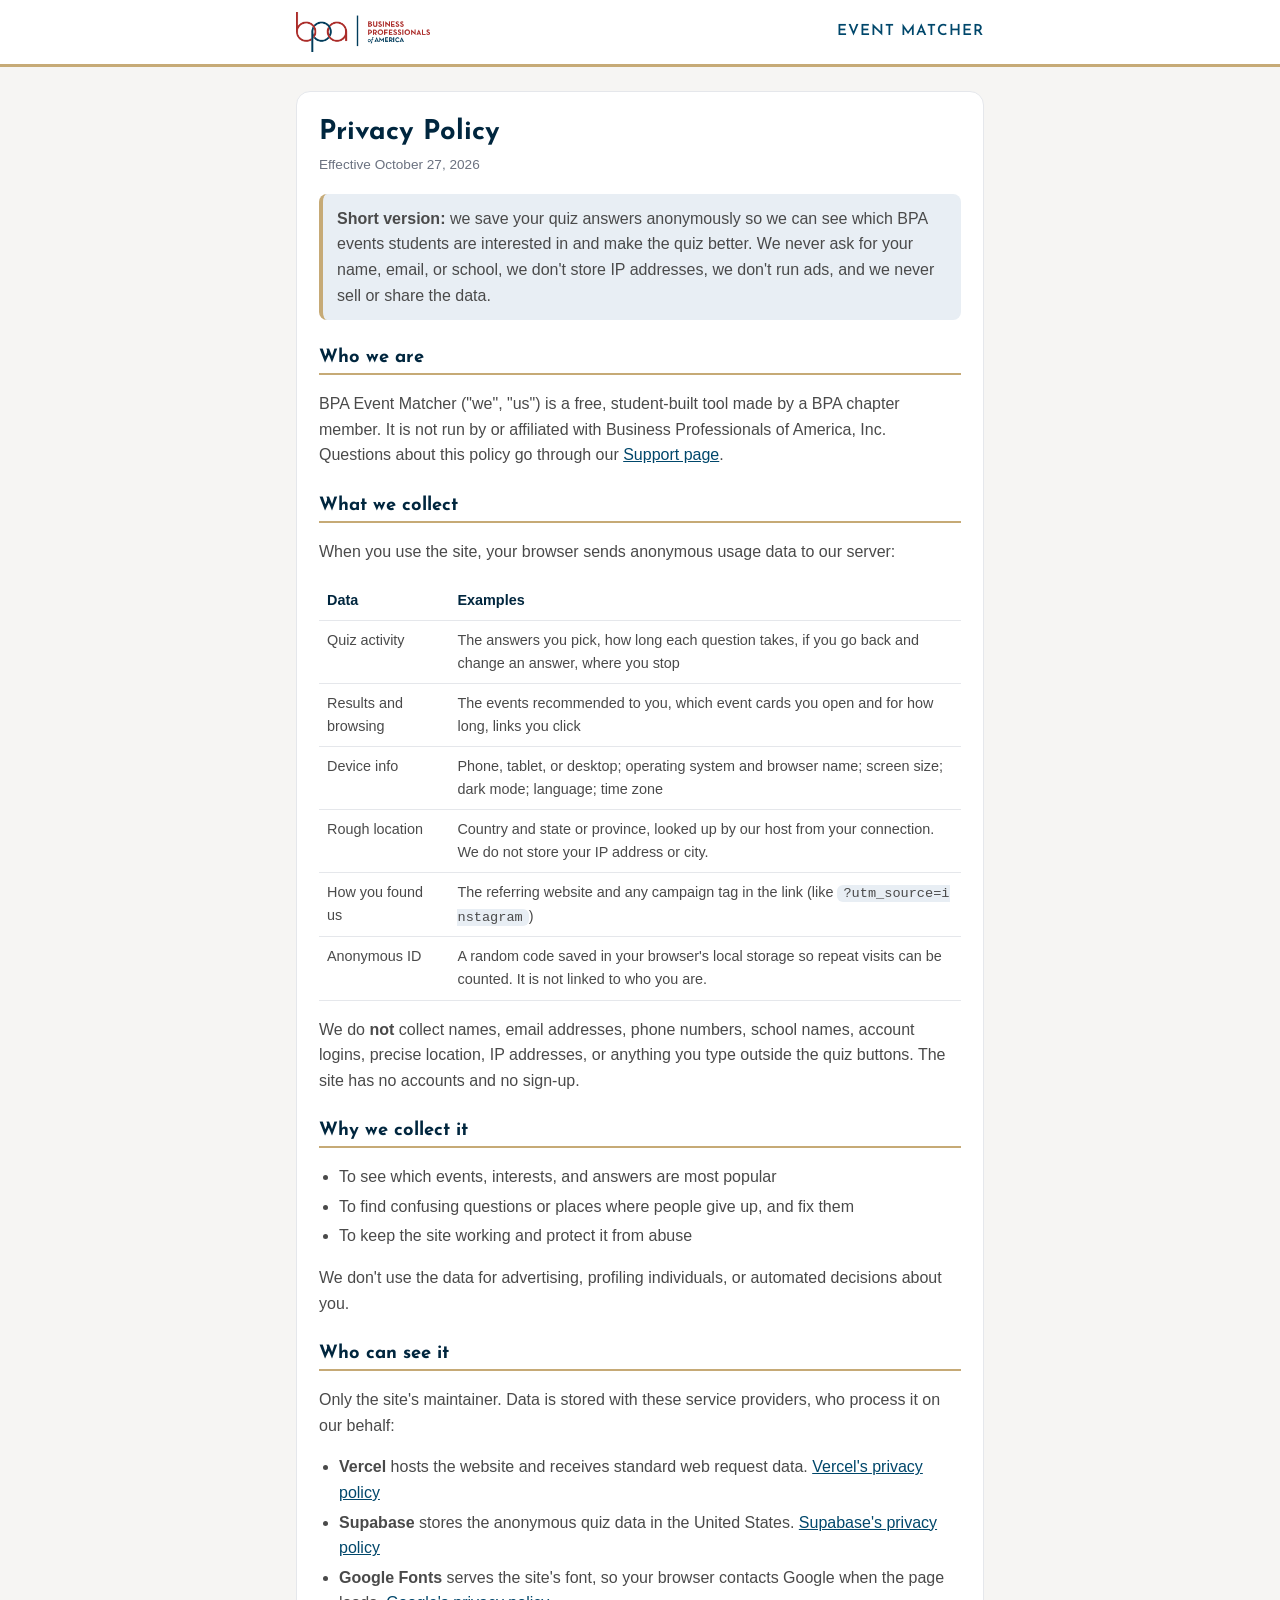
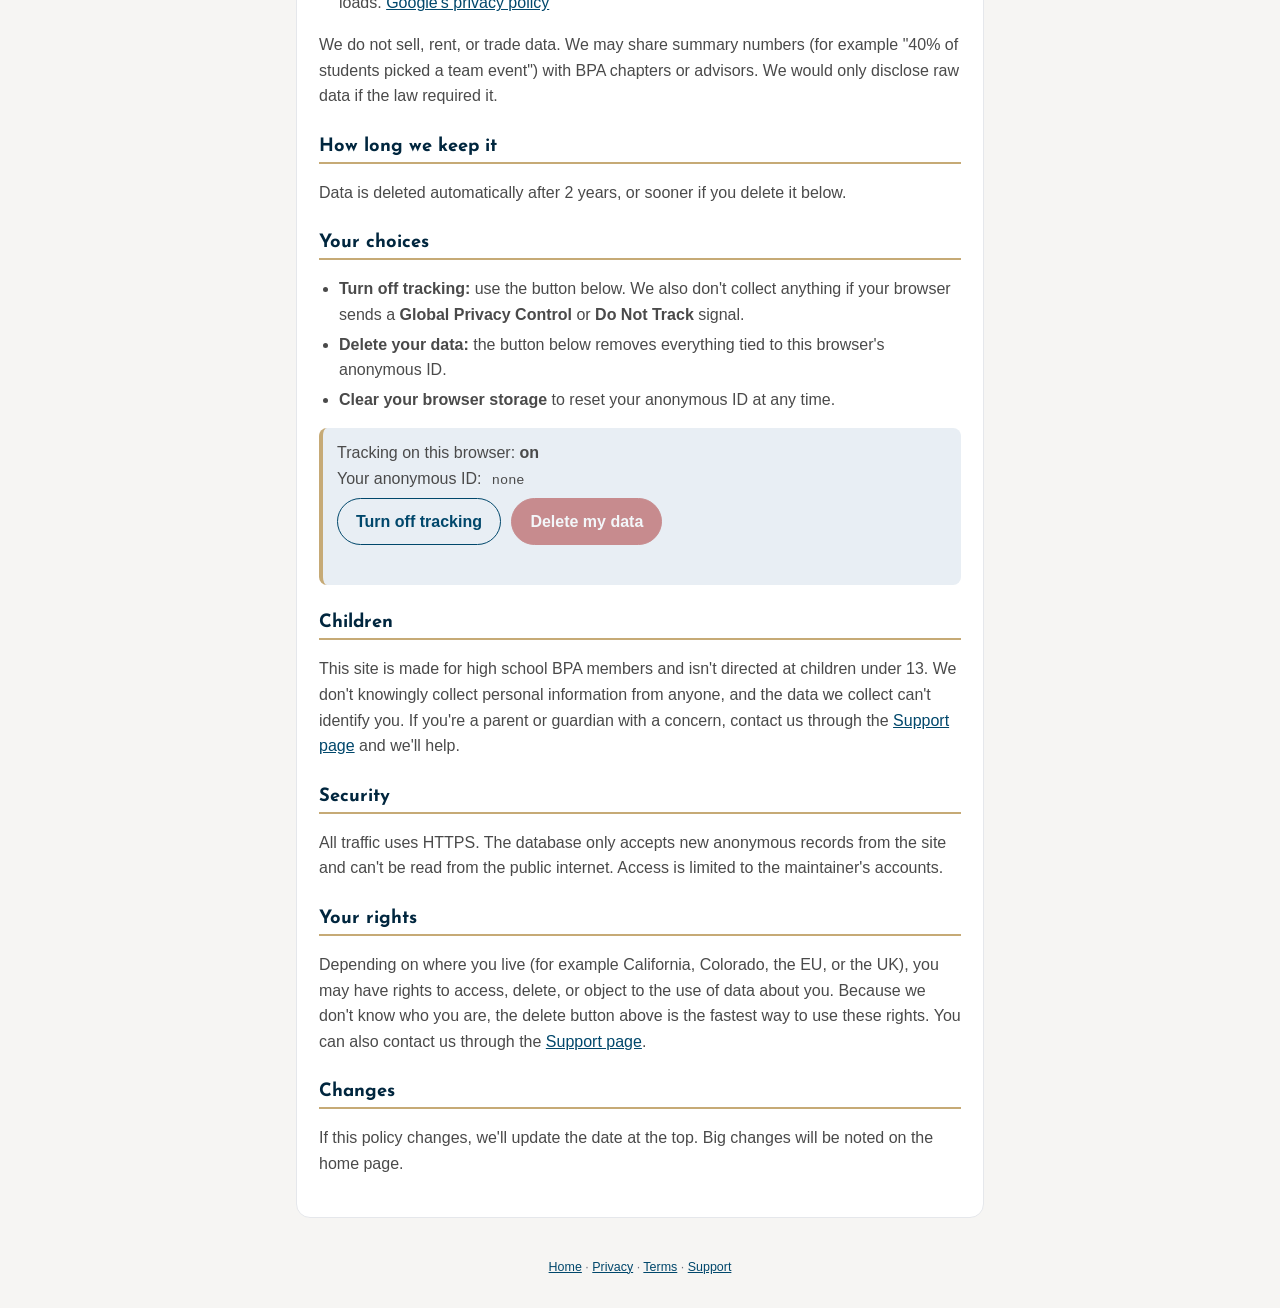
<file: privacy.html>
<!doctype html>
<html lang="en">
<head>
<meta charset="utf-8">
<meta name="viewport" content="width=device-width, initial-scale=1">
<title>Privacy Policy · BPA Event Matcher</title>
<link rel="icon" href="/favicon-192.png?v=2" sizes="192x192" type="image/png">
<link rel="icon" href="/favicon-32.png?v=2" sizes="32x32" type="image/png">
<link rel="apple-touch-icon" href="/apple-touch-icon.png?v=2">
<link href="https://fonts.googleapis.com/css2?family=Josefin+Sans:wght@400;600;700&display=swap" rel="stylesheet">
<link rel="stylesheet" href="/legal.css">
</head>
<body>
<div class="topbar"><div class="in"><a href="/"><img src="/logo.png" alt="BPA Event Matcher home"></a><span class="sub">Event Matcher</span></div></div>
<div class="wrap"><div class="doc">
<h1>Privacy Policy</h1>
<p class="updated">Effective October 27, 2026</p>

<div class="box"><b>Short version:</b> we save your quiz answers anonymously so we can see which BPA events students are interested in and make the quiz better. We never ask for your name, email, or school, we don't store IP addresses, we don't run ads, and we never sell or share the data.</div>

<h2>Who we are</h2>
<p>BPA Event Matcher ("we", "us") is a free, student-built tool made by a BPA chapter member. It is not run by or affiliated with Business Professionals of America, Inc. Questions about this policy go through our <a href="/support">Support page</a>.</p>

<h2>What we collect</h2>
<p>When you use the site, your browser sends anonymous usage data to our server:</p>
<table>
<tr><th>Data</th><th>Examples</th></tr>
<tr><td>Quiz activity</td><td>The answers you pick, how long each question takes, if you go back and change an answer, where you stop</td></tr>
<tr><td>Results and browsing</td><td>The events recommended to you, which event cards you open and for how long, links you click</td></tr>
<tr><td>Device info</td><td>Phone, tablet, or desktop; operating system and browser name; screen size; dark mode; language; time zone</td></tr>
<tr><td>Rough location</td><td>Country and state or province, looked up by our host from your connection. We do not store your IP address or city.</td></tr>
<tr><td>How you found us</td><td>The referring website and any campaign tag in the link (like <code>?utm_source=instagram</code>)</td></tr>
<tr><td>Anonymous ID</td><td>A random code saved in your browser's local storage so repeat visits can be counted. It is not linked to who you are.</td></tr>
</table>
<p>We do <b>not</b> collect names, email addresses, phone numbers, school names, account logins, precise location, IP addresses, or anything you type outside the quiz buttons. The site has no accounts and no sign-up.</p>

<h2>Why we collect it</h2>
<ul>
<li>To see which events, interests, and answers are most popular</li>
<li>To find confusing questions or places where people give up, and fix them</li>
<li>To keep the site working and protect it from abuse</li>
</ul>
<p>We don't use the data for advertising, profiling individuals, or automated decisions about you.</p>

<h2>Who can see it</h2>
<p>Only the site's maintainer. Data is stored with these service providers, who process it on our behalf:</p>
<ul>
<li><b>Vercel</b> hosts the website and receives standard web request data. <a href="https://vercel.com/legal/privacy-policy" target="_blank" rel="noopener">Vercel's privacy policy</a></li>
<li><b>Supabase</b> stores the anonymous quiz data in the United States. <a href="https://supabase.com/privacy" target="_blank" rel="noopener">Supabase's privacy policy</a></li>
<li><b>Google Fonts</b> serves the site's font, so your browser contacts Google when the page loads. <a href="https://policies.google.com/privacy" target="_blank" rel="noopener">Google's privacy policy</a></li>
</ul>
<p>We do not sell, rent, or trade data. We may share summary numbers (for example "40% of students picked a team event") with BPA chapters or advisors. We would only disclose raw data if the law required it.</p>

<h2>How long we keep it</h2>
<p>Data is deleted automatically after 2 years, or sooner if you delete it below.</p>

<h2>Your choices</h2>
<ul>
<li><b>Turn off tracking:</b> use the button below. We also don't collect anything if your browser sends a <b>Global Privacy Control</b> or <b>Do Not Track</b> signal.</li>
<li><b>Delete your data:</b> the button below removes everything tied to this browser's anonymous ID.</li>
<li><b>Clear your browser storage</b> to reset your anonymous ID at any time.</li>
</ul>
<div class="box" id="controls">
  <div>Tracking on this browser: <b id="state">checking…</b></div>
  <div>Your anonymous ID: <code id="vid">none</code></div>
  <button class="btn" id="toggle" type="button">Turn off tracking</button>
  <button class="btn primary" id="forget" type="button">Delete my data</button>
  <div class="status" id="status" role="status"></div>
</div>

<h2>Children</h2>
<p>This site is made for high school BPA members and isn't directed at children under 13. We don't knowingly collect personal information from anyone, and the data we collect can't identify you. If you're a parent or guardian with a concern, contact us through the <a href="/support">Support page</a> and we'll help.</p>

<h2>Security</h2>
<p>All traffic uses HTTPS. The database only accepts new anonymous records from the site and can't be read from the public internet. Access is limited to the maintainer's accounts.</p>

<h2>Your rights</h2>
<p>Depending on where you live (for example California, Colorado, the EU, or the UK), you may have rights to access, delete, or object to the use of data about you. Because we don't know who you are, the delete button above is the fastest way to use these rights. You can also contact us through the <a href="/support">Support page</a>.</p>

<h2>Changes</h2>
<p>If this policy changes, we'll update the date at the top. Big changes will be noted on the home page.</p>
</div></div>
<div class="footer"><a href="/">Home</a> · <a href="/privacy">Privacy</a> · <a href="/terms">Terms</a> · <a href="/support">Support</a></div>
<script src="/privacy.js"></script>
</body>
</html>
</file>
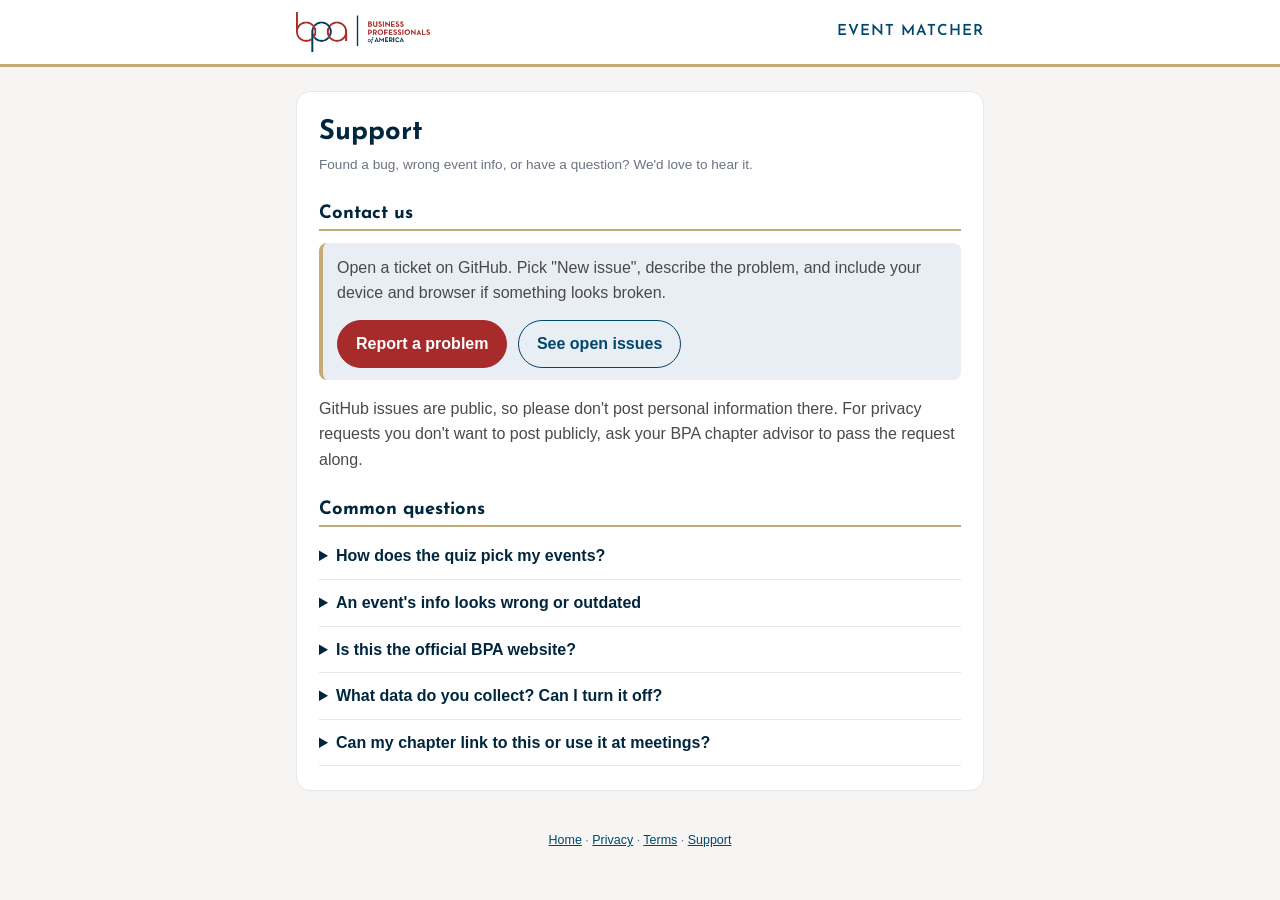
<file: support.html>
<!doctype html>
<html lang="en">
<head>
<meta charset="utf-8">
<meta name="viewport" content="width=device-width, initial-scale=1">
<title>Support · BPA Event Matcher</title>
<link rel="icon" href="/favicon-192.png?v=2" sizes="192x192" type="image/png">
<link rel="icon" href="/favicon-32.png?v=2" sizes="32x32" type="image/png">
<link rel="apple-touch-icon" href="/apple-touch-icon.png?v=2">
<link href="https://fonts.googleapis.com/css2?family=Josefin+Sans:wght@400;600;700&display=swap" rel="stylesheet">
<link rel="stylesheet" href="/legal.css">
</head>
<body>
<div class="topbar"><div class="in"><a href="/"><img src="/logo.png" alt="BPA Event Matcher home"></a><span class="sub">Event Matcher</span></div></div>
<div class="wrap"><div class="doc">
<h1>Support</h1>
<p class="updated">Found a bug, wrong event info, or have a question? We'd love to hear it.</p>

<h2>Contact us</h2>
<div class="box">
  <p style="margin:0 0 8px">Open a ticket on GitHub. Pick "New issue", describe the problem, and include your device and browser if something looks broken.</p>
  <a class="btn primary" href="https://github.com/arnavdabest/BPAEventFinder/issues/new" target="_blank" rel="noopener">Report a problem</a>
  <a class="btn" href="https://github.com/arnavdabest/BPAEventFinder/issues" target="_blank" rel="noopener">See open issues</a>
</div>
<p>GitHub issues are public, so please don't post personal information there. For privacy requests you don't want to post publicly, ask your BPA chapter advisor to pass the request along.</p>

<h2>Common questions</h2>
<details><summary>How does the quiz pick my events?</summary>
<p>Every event is tagged by format (test, hands-on, project, or live presentation), solo or team, subject, prep time, and difficulty. Each answer adds or subtracts points, and the results follow BPA's entry rules: 2 main events, at least one of them solo, plus optional add-ons.</p></details>
<details><summary>An event's info looks wrong or outdated</summary>
<p>Event info comes from BPA's "Events at a Glance" (September 2026), and the "More about this event" sections are summaries. Check the official guidelines at <a href="https://bpa.org/" target="_blank" rel="noopener">bpa.org</a>, then report the mistake with the button above so we can fix it.</p></details>
<details><summary>Is this the official BPA website?</summary>
<p>No. It's a free tool built by a chapter member. For official rules, registration, and deadlines go to <a href="https://bpa.org/" target="_blank" rel="noopener">bpa.org</a> or talk to your chapter advisor.</p></details>
<details><summary>What data do you collect? Can I turn it off?</summary>
<p>Only anonymous quiz activity: no names, emails, or IP addresses. You can turn tracking off or delete your data on the <a href="/privacy">Privacy page</a>.</p></details>
<details><summary>Can my chapter link to this or use it at meetings?</summary>
<p>Yes, please do. Add <code>?utm_source=yourchapter</code> to the end of the link so we can see which chapters use it.</p></details>
</div></div>
<div class="footer"><a href="/">Home</a> · <a href="/privacy">Privacy</a> · <a href="/terms">Terms</a> · <a href="/support">Support</a></div>
</body>
</html>
</file>
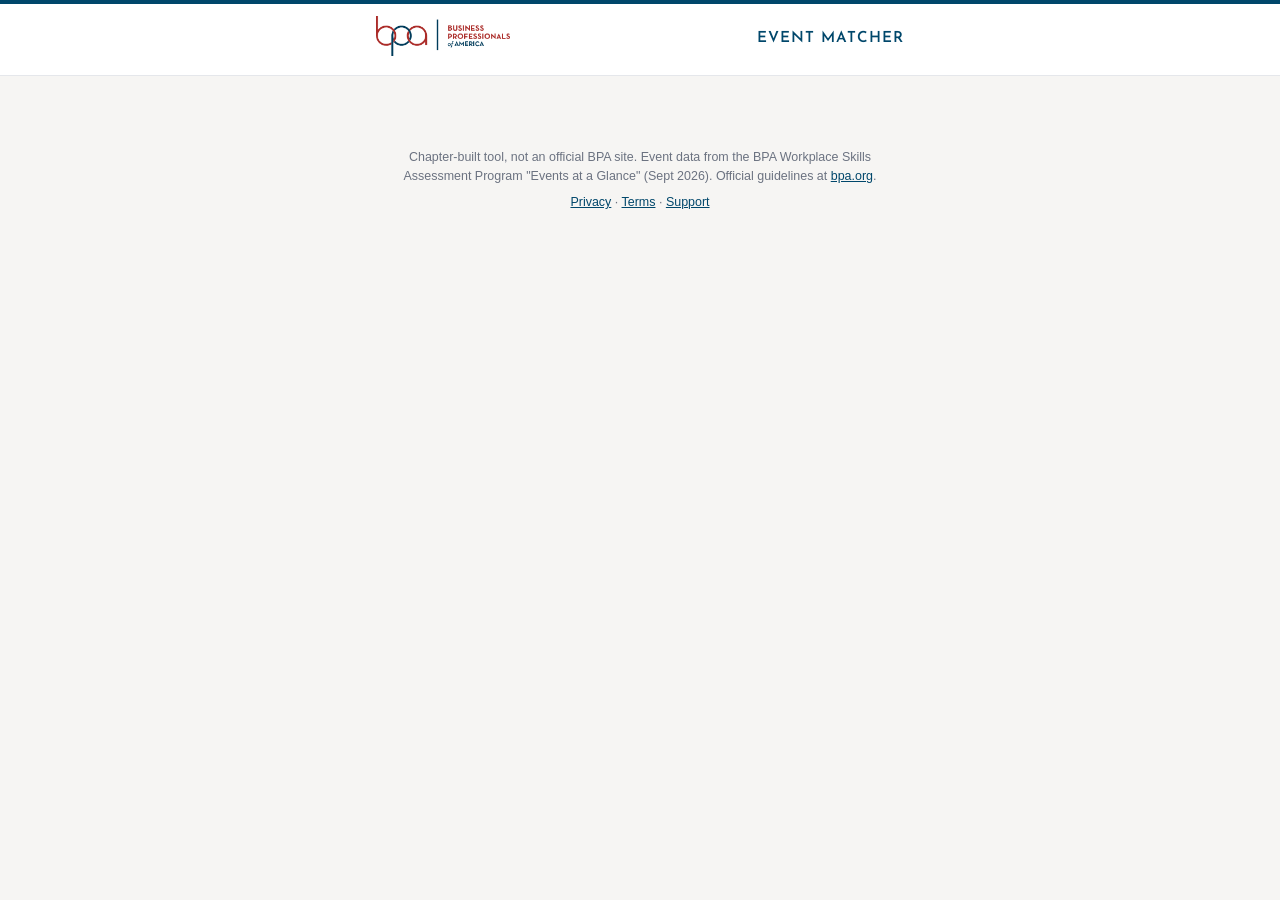
<file: template.html>
<!doctype html>
<html lang="en">
<head>
<meta charset="utf-8">
<meta name="viewport" content="width=device-width, initial-scale=1">
<title>BPA Event Matcher</title>
<meta name="description" content="Answer 10 quick questions and find the BPA competitive events that fit you.">
<link rel="icon" href="/favicon-192.png?v=2" sizes="192x192" type="image/png">
<link rel="icon" href="/favicon-32.png?v=2" sizes="32x32" type="image/png">
<link rel="apple-touch-icon" href="/apple-touch-icon.png?v=2">
<link rel="preconnect" href="https://fonts.googleapis.com">
<link href="https://fonts.googleapis.com/css2?family=Josefin+Sans:wght@400;600;700&display=swap" rel="stylesheet">
<style>
  :root{--navy:#00476B;--navy-dark:#00263E;--red:#A72B2A;--red-dark:#8c2322;--gold:#C6AA76;--sky:#C1D5EB;--sky-light:#E8EEF4;
        --bg:#F6F5F3;--card:#fff;--text:#4A4A4A;--heading:#00263E;--muted:#6b7280;--border:#E5E7EB}
  *{box-sizing:border-box}
  body{margin:0;font-family:-apple-system,BlinkMacSystemFont,"Segoe UI",Roboto,"Helvetica Neue",sans-serif;background:var(--bg);color:var(--text);line-height:1.5}
  .topbar{background:#fff;border-bottom:1px solid var(--border);border-top:4px solid var(--navy)}
  .topbar .in{max-width:560px;margin:0 auto;padding:12px 16px;display:flex;align-items:center;gap:12px}
  .topbar img{height:40px;width:auto}
  .topbar .fallback{font-family:"Josefin Sans",sans-serif;font-weight:700;color:var(--navy);font-size:1.3rem;letter-spacing:.5px}
  .topbar .sub{margin-left:auto;font-family:"Josefin Sans",sans-serif;font-weight:600;color:var(--navy);font-size:.95rem;text-transform:uppercase;letter-spacing:1px}
  .wrap{max-width:560px;margin:0 auto;padding:24px 16px 48px}
  h1,h2,h3{font-family:"Josefin Sans",sans-serif;color:var(--heading);line-height:1.2}
  h1{font-size:1.9rem;margin:0 0 10px;font-weight:700}
  h2{font-size:1.35rem;margin:0 0 16px;font-weight:600}
  p{margin:0 0 14px;color:var(--text)}
  .btn{display:block;width:100%;padding:14px 16px;margin:8px 0;border:1px solid var(--border);border-radius:999px;background:var(--card);color:var(--heading);font-size:1rem;text-align:left;cursor:pointer;font-family:inherit;transition:border-color .15s,background .15s}
  .btn:hover{border-color:var(--navy)}
  .btn:active{background:var(--sky-light)}
  .btn.sel{border-color:var(--navy);background:var(--sky-light);box-shadow:inset 0 0 0 1px var(--navy)}
  .btn.primary{background:var(--red);color:#fff;border-color:var(--red);text-align:center;font-weight:600;letter-spacing:.3px}
  .btn.primary:hover{background:var(--red-dark)}
  .btn.primary:disabled{opacity:.45;cursor:default}
  .btn.link{display:inline-block;width:auto;padding:8px 16px;margin:14px auto 0;font-size:.85rem;text-align:center;color:var(--navy);text-decoration:none;border:1px solid var(--sky);background:transparent;font-weight:600}
  .btn.link:hover{border-color:var(--navy);background:var(--sky-light)}
  .center{text-align:center}
  .rules{background:var(--sky-light);border-left:4px solid var(--gold);border-radius:8px;padding:12px 14px;font-size:.9rem;margin-bottom:6px}
  .rules b{color:var(--heading)}
  .card.labeled{border-left-color:var(--red)}
  .label{font-family:"Josefin Sans",sans-serif;font-size:.72rem;font-weight:700;color:var(--red);text-transform:uppercase;letter-spacing:1.5px;margin-bottom:4px}
  .tag.opt{background:#fff;border:1px dashed var(--gold);color:#7a5f2a}
  .optnote{font-family:inherit;font-size:.72rem;font-weight:600;color:#7a5f2a;text-transform:none;letter-spacing:0;margin-left:6px}
  .btn.ghost{text-align:center;color:var(--navy);font-weight:600;background:transparent;border-color:var(--navy)}
  .progress{height:6px;background:var(--sky);border-radius:3px;margin:0 0 20px;overflow:hidden}
  .progress div{height:100%;background:var(--navy);transition:width .25s}
  .qsub{margin:-8px 0 14px;font-size:.92rem;color:var(--muted)}
  .grp{font-family:"Josefin Sans",sans-serif;font-size:.78rem;color:var(--navy);text-transform:uppercase;letter-spacing:1px;font-weight:600;margin:18px 0 2px}
  .grp:first-child{margin-top:4px}
  .step{font-family:"Josefin Sans",sans-serif;font-size:.8rem;color:var(--navy);margin-bottom:6px;text-transform:uppercase;letter-spacing:1px;font-weight:600}
  .card{background:var(--card);border:1px solid var(--border);border-left:4px solid var(--navy);border-radius:12px;padding:16px 18px;margin:12px 0}
  .card h3{margin:0 0 8px;font-size:1.1rem;font-weight:700}
  .tags{display:flex;flex-wrap:wrap;gap:6px;margin:6px 0 8px}
  .tag{font-size:.72rem;padding:4px 10px;border-radius:999px;background:var(--sky-light);color:var(--navy);font-weight:700;letter-spacing:.3px;text-transform:uppercase}
  .tag.gold{background:#f3ead7;color:#7a5f2a}
  .why{font-size:.88rem;color:var(--text);margin-top:10px;padding:10px 12px;background:var(--bg);border-radius:8px}
  .why b{color:var(--heading)}
  .cat{margin:26px 0 8px;font-family:"Josefin Sans",sans-serif;font-size:1rem;font-weight:700;color:var(--navy);text-transform:uppercase;letter-spacing:1px;border-bottom:2px solid var(--gold);padding-bottom:4px}
  .small{font-size:.9rem}
  .hidden{display:none}
  .code{font-weight:400;color:var(--muted);font-size:.85rem;font-family:inherit}
  .muted{color:var(--muted)}
  details{margin-top:12px;border-top:1px solid var(--border);padding-top:10px}
  summary{cursor:pointer;color:var(--red);font-weight:700;font-size:.88rem;text-transform:uppercase;letter-spacing:.5px;font-family:"Josefin Sans",sans-serif}
  dl{margin:10px 0 6px;font-size:.88rem}
  dt{font-weight:700;margin-top:10px;color:var(--heading)}
  dd{margin:2px 0 0}
  dd ul{margin:4px 0 0;padding-left:18px}
  a{color:var(--navy)}
  .footer{max-width:560px;margin:0 auto;padding:0 16px 32px;font-size:.78rem;color:var(--muted);text-align:center}
  .footer .legal{margin-top:8px}
  .hero{background:var(--navy-dark);color:#fff;border-radius:14px;padding:28px 22px;margin-bottom:18px;position:relative;overflow:hidden}
  .hero:before{content:"";position:absolute;right:-40px;top:-40px;width:160px;height:160px;border-radius:50%;background:var(--navy);opacity:.6}
  .hero h1{color:#fff;position:relative}
  .hero p{color:var(--sky);position:relative;margin:0}
  .hero .kicker{font-family:"Josefin Sans",sans-serif;color:var(--gold);text-transform:uppercase;letter-spacing:2px;font-size:.75rem;font-weight:700;margin-bottom:8px;position:relative}
</style>
</head>
<body>
<div class="topbar"><div class="in">
  <a href="#" id="home" title="Back to start" aria-label="Back to start"><img src="logo.png" alt="Business Professionals of America"></a>
  <span class="sub">Event Matcher</span>
</div></div>
<div class="wrap" id="app"></div>
<div class="footer">Chapter-built tool, not an official BPA site. Event data from the BPA Workplace Skills Assessment Program "Events at a Glance" (Sept 2026). Official guidelines at <a href="https://bpa.org/" target="_blank" rel="noopener">bpa.org</a>.<div class="legal"><a href="/privacy">Privacy</a> · <a href="/terms">Terms</a> · <a href="/support">Support</a></div></div>
<script>
const EVENTS = /*EVENTS*/;
const GUIDELINES_URL = "https://bpa.org/students/wsap/";

// ---------- tagging ----------
const SUBJ = {finance:"Money, investing & accounting", business:"Business, management & office skills", startup:"Startups, pitching & entrepreneurship",
  it:"Coding, networks & cybersecurity", games:"Games, animation & 3D", design:"Graphic design, video, photo & audio",
  marketing:"Marketing, branding & social media", health:"Healthcare", comm:"Public speaking, interviews & career skills"};
const CAT_SUBJ = {"Finance":["finance"],"Business Admin & Management":["business"],"IT & Computer Science":["it"],"Digital Media & Design":["design"],"Marketing & Sales":["marketing"],"Health Administration":["health"],"Communication & Career Skills":["comm"]};
const SUBJ_OVERRIDE = {
  V01:["design","marketing"],V02:["design","marketing"],V03:["games","it"],V04:["it"],V05:["it","design"],V06:["design"],V07:["it"],
  V08:["startup","business"],V09:["finance"],V10:["marketing","design"],V11:["games","design"],V12:["marketing"],V13:["games","marketing"],
  V14:["business"],V15:["comm"],V16:["it"],
  "240":["startup","business"],"245":["business","startup"],"510":["startup","marketing"],"425":["games","design"],"440":["games","design"],
  "455":["design","it"],"365":["it","design"],"360":["it","design"],"150":["finance","business"],"155":["finance"],"160":["finance"],
  "235":["business"],"755":["comm"],"760":["comm"],"725":["comm"],"730":["comm"],"745":["comm","business"],"750":["comm","business"]};
// Hobbies outside business/creative: each points at the events where that interest fits naturally.
const HOBBY = {
  sports:{t:"Sports", why:"you can make it about sports", ev:["505","V13","293","445"]},
  gaming:{t:"Playing video games & esports", why:"it's a natural fit for gamers", ev:["V13","V03","440"]},
  music:{t:"Music", why:"it uses the same audio and creative skills as music", ev:["450","420","430","V01"]},
  content:{t:"YouTube, TikTok & making content", why:"it's basically content creation", ev:["430","450","V12","420","445"]},
  art:{t:"Art & drawing", why:"it puts your art skills to work", ev:["410","V11","460","V10"]},
  stage:{t:"Debate, theater & Model UN", why:"it uses the same skills as debate and theater", ev:["735","755","250","760"]},
  fashion:{t:"Fashion, sneakers & brands", why:"you can build it around fashion or a brand you love", ev:["V10","V12","500","240"]},
  helping:{t:"Volunteering & helping people", why:"it's about doing right by people", ev:["V14","745","750","615"]}};
const FMT_LABEL = {test:"Objective test",production:"Hands-on computer test",project:"Pre-submitted project + presentation",live:"Live judged, on-site prep"};

for (const e of EVENTS) {
  e.subjects = [...(SUBJ_OVERRIDE[e.code] || CAT_SUBJ[e.category] || [])];
  for (const [k, h] of Object.entries(HOBBY)) if (h.ev.includes(e.code)) e.subjects.push(k);
  e.judges = (e.format === "project" || e.format === "live") ? "yes" : "no";
  e.ownComputer = String(!!e.ownComputer); e.cert = String(!!e.cert);
  const n = e.name.toLowerCase();
  e.level = /advanced/.test(n) ? "advanced"
          : /fundamental|essential|concepts|\(open\)|^interview skills|personal financial|extemporaneous/.test(n) ? "beginner" : "intermediate";
}
const VISIBLE = EVENTS.filter(e => e.division !== "PS");
// BPA rules: you compete in 2 main events, at least one of them solo. Virtual events and
// Open Concepts tests are optional add-ons on top of those 2.
for (const e of VISIBLE) e.slot = e.category === "Virtual Events" ? "virtual" : /concepts/i.test(e.name) ? "open" : "core";

// ---------- quiz ----------
// Each option carries w: {dimension: {eventTagValue: points}} and why: {eventTagValue: "reason shown on the card"}.
const QUESTIONS = [
 {id:"format", q:"Which of these sounds most like you?", opts:[
   {t:"Sit down and take a test. No judges, no project.", w:{format:{test:4, production:1}}, why:{test:"you'd rather just take a test"}},
   {t:"Build something at a computer, on the clock", w:{format:{production:4, test:1}}, why:{production:"you want to build something on the clock"}},
   {t:"Spend a few weeks making something, then show it off", w:{format:{project:4, live:1}}, why:{project:"you want to make a real project and show it off"}},
   {t:"Get a scenario on the spot and present it", w:{format:{live:4, project:1}}, why:{live:"you like thinking on your feet"}},
   {t:"Honestly, I'm not sure yet", w:{}, why:{}}]},
 {id:"judges", q:"Presenting in front of a panel of judges. How does that sound?", opts:[
   {t:"Love it, that's the fun part", w:{judges:{yes:3}}, why:{yes:"you like presenting to judges"}},
   {t:"Nervous, but I'd do it", w:{judges:{yes:1}}, why:{}},
   {t:"Fine either way", w:{}, why:{}},
   {t:"Hard pass", w:{judges:{no:3, yes:-3}}, why:{no:"no judges involved"}}]},
 {id:"team", q:"Solo or with a team?", opts:[
   {t:"Solo. I'll own the whole thing.", w:{team:{individual:3, team:-3}}, why:{individual:"it's a solo event"}},
   {t:"Team. I work better with people.", w:{team:{team:3, individual:-3}}, why:{team:"it's a team event"}},
   {t:"Team, but only if I already have people", w:{team:{team:2}}, why:{team:"it's a team event"}},
   {t:"Either is fine", w:{}, why:{}}]},
 {id:"subjects", q:"What are you into? Pick up to 3.", multi:true, max:3,
   sub:"You don't have to be a business person to do BPA. Plenty of events let you bring in sports, gaming, music, art and more.",
   opts:[...Object.entries(HOBBY).map(([v,h])=>({t:h.t, v, g:"Hobbies & outside stuff"})),
         ...Object.entries(SUBJ).map(([v,t])=>({t, v, g:"School & career subjects"}))]},
 {id:"prep", q:"How much time do you want to put in before the conference?", opts:[
   {t:"Whatever it takes. I want to win.", w:{prep:{high:3, medium:1}}, why:{high:"it rewards people who go all in"}},
   {t:"A solid few weekends", w:{prep:{high:2, medium:2}}, why:{high:"it's a project you build over a few weeks", medium:"a few weekends of prep is enough"}},
   {t:"A few hours of studying or practicing", w:{prep:{medium:3, low:1, high:-2}}, why:{medium:"a few hours of prep is enough"}},
   {t:"I'll study, but I don't want a whole project", w:{prep:{low:2, medium:2}, format:{project:-3}}, why:{low:"it needs little prep", medium:"studying is all it takes"}},
   {t:"Minimal. I'll wing it.", w:{prep:{low:3, medium:-1, high:-3}}, why:{low:"it needs almost no prep beforehand"}}]},
 {id:"year", q:"What year are you in BPA?", opts:[
   {t:"First year, just joined", w:{level:{beginner:2, advanced:-1}, prep:{high:-1}}, why:{beginner:"it's a solid first-year event"}},
   {t:"Second year", w:{level:{intermediate:1}}, why:{}},
   {t:"Third year or more", w:{level:{advanced:1, intermediate:1}, format:{project:1, live:1}}, why:{advanced:"it suits a BPA veteran"}},
   {t:"Not a member yet, just curious", w:{level:{beginner:1}}, why:{}}]},
 {id:"classes", q:"Which of these have you taken (or are taking)? Pick all that apply.", multi:true, max:9, pts:2, prefix:"you've taken a class in", opts:[
   {t:"Accounting, finance, or economics", v:"finance"},
   {t:"Intro to business or management", v:"business"},
   {t:"Entrepreneurship", v:"startup"},
   {t:"Computer science, programming, or networking", v:"it"},
   {t:"Game design or animation", v:"games"},
   {t:"Graphic design, video, photo, or audio", v:"design"},
   {t:"Marketing", v:"marketing"},
   {t:"Health science or medical terminology", v:"health"},
   {t:"Public speaking, debate, or journalism", v:"comm"}]},
 {id:"laptop", q:"Do you have a laptop you could bring to the conference?", opts:[
   {t:"Yes, with the software I'd need", w:{}, why:{}},
   {t:"Yes, but it's basic (school Chromebook)", w:{ownComputer:{true:-1}}, why:{}},
   {t:"No", w:{ownComputer:{true:-4, false:1}}, why:{false:"you don't need to bring a computer"}}]},
 {id:"cert", q:"Some events come with an industry certification you can put on a resume (Microsoft, CompTIA, etc.). Interested?", opts:[
   {t:"Yes, that would be a big plus", w:{cert:{true:3}}, why:{true:"it comes with a certification"}},
   {t:"Nice to have, not a priority", w:{cert:{true:1}}, why:{true:"it comes with a certification"}},
   {t:"Don't care", w:{}, why:{}}]},
 {id:"level", q:"How would you describe your experience?", opts:[
   {t:"Total beginner, keep it simple", w:{level:{beginner:2, advanced:-2}}, why:{beginner:"it's beginner-friendly"}},
   {t:"I've done some of this before", w:{level:{intermediate:2}}, why:{intermediate:"it's a good middle-ground challenge"}},
   {t:"I'm pretty good at this stuff", w:{level:{intermediate:1, advanced:2}}, why:{advanced:"it's one of the tougher events"}},
   {t:"Give me the hardest one", w:{level:{advanced:3, beginner:-2}}, why:{advanced:"it's one of the tougher events"}}]},
];

function score(e, a) {
  let s = 0; const why = [];
  for (const q of QUESTIONS) {
    const ans = a[q.id]; if (ans == null) continue;
    if (q.multi) {
      const hits = e.subjects.filter(x => ans.includes(x));
      s += (q.pts || 3) * hits.length;
      const school = hits.filter(h => SUBJ[h]);
      if (school.length) why.push((q.prefix || "it's about") + " " + school.map(h => SUBJ[h].toLowerCase()).join(" and "));
      for (const h of hits) if (HOBBY[h] && !why.includes(HOBBY[h].why)) why.push(HOBBY[h].why);
      continue;
    }
    const opt = q.opts[ans];
    for (const [dim, table] of Object.entries(opt.w)) {
      const v = e[dim]; if (v in table) s += table[v];
      const r = opt.why[v]; if (r && table[v] > 0 && !why.includes(r)) why.push(r);
    }
  }
  return {s, why};
}

function match(a) {
  const scored = VISIBLE.map(e => ({e, ...score(e, a)})).sort((x,y) => y.s - x.s);
  const core = scored.filter(r => r.e.slot === "core");
  const virtual = scored.filter(r => r.e.slot === "virtual");
  const open = scored.filter(r => r.e.slot === "open");

  // main picks: best overall, then best that keeps at least one solo event
  const pick1 = core[0];
  let pick2 = null, rest = [];
  for (const r of core.slice(1)) {
    if (!pick2 && (pick1.e.team === "individual" || r.e.team === "individual") && r.e.name !== pick1.e.name) pick2 = r;
    else rest.push(r);
  }
  const mains = [pick1, pick2].filter(Boolean);
  const topScore = pick1 ? pick1.s : 0;
  const alternates = rest.filter(r => r.s >= topScore * 0.75).slice(0, 3);
  // add-ons only if they fit reasonably
  const addVirtual = virtual.filter(r => r.s >= topScore * 0.7).slice(0, 2);
  const addOpen = open.filter(r => r.s >= topScore * 0.5).slice(0, 2);
  return {mains, alternates, addVirtual, addOpen};
}

// ---------- anonymous analytics ----------
// Sends what people pick and read to /api/track (Vercel -> Supabase). No names, emails or IPs.
const T = (() => {
  const ls = (k, v) => { try { if (v === undefined) return localStorage.getItem(k); localStorage.setItem(k, v); } catch { return null; } };
  // Off for local files, Global Privacy Control, Do Not Track, or the opt-out on /privacy.
  const on = location.protocol === "https:" || location.hostname === "localhost"
    ? !navigator.globalPrivacyControl && navigator.doNotTrack !== "1" && ls("bpa_optout") !== "1" : false;
  const uuid = () => crypto.randomUUID ? crypto.randomUUID() : "10000000-1000-4000-8000-100000000000".replace(/[018]/g, c => (c ^ crypto.getRandomValues(new Uint8Array(1))[0] & 15 >> c / 4).toString(16));
  let vid = ls("bpa_vid"); if (on && !vid) { vid = uuid(); ls("bpa_vid", vid); }
  const visit = +(ls("bpa_visits") || 0) + 1; if (on) ls("bpa_visits", visit);
  const sid = uuid();
  let queue = [], timer = null;
  const flush = () => {
    clearTimeout(timer); timer = null;
    if (!on || !queue.length) return;
    const body = JSON.stringify({sid, vid, events: queue}); queue = [];
    const blob = new Blob([body], {type: "application/json"});
    if (!(navigator.sendBeacon && navigator.sendBeacon("/api/track", blob)))
      fetch("/api/track", {method: "POST", body, headers: {"Content-Type": "application/json"}, keepalive: true}).catch(() => {});
  };
  const send = (type, d = {}, q) => { queue.push({type, d, q, t: Date.now()}); if (!timer) timer = setTimeout(flush, 2500); };
  const p = new URLSearchParams(location.search), w = innerWidth;
  send("session_start", {visit, referrer: document.referrer || null, path: location.pathname + location.search,
    utm_source: p.get("utm_source"), utm_medium: p.get("utm_medium"), utm_campaign: p.get("utm_campaign"),
    tz: Intl.DateTimeFormat().resolvedOptions().timeZone, lang: navigator.language,
    device: w < 640 ? "phone" : w < 1024 ? "tablet" : "desktop", sw: screen.width, sh: screen.height, vw: innerWidth, vh: innerHeight,
    dark: matchMedia("(prefers-color-scheme: dark)").matches, touch: navigator.maxTouchPoints > 0});
  addEventListener("visibilitychange", () => { if (document.visibilityState === "hidden") { T.onHide(); flush(); } });
  addEventListener("pagehide", flush);
  return {send, flush, onHide: () => {}};
})();
const ev3 = e => ({code: e.code, name: e.name});
const labelsFor = (q, ans) => q.multi ? ans.map(v => (q.opts.find(o => o.v === v) || {}).t) : [q.opts[ans].t];
let view = "landing", quizStart = 0, qShownAt = 0, quizDone = false, openDetails = new Map();
T.onHide = () => {
  if (quizStart && !quizDone) T.send("page_hidden", {step: idx + 1, question: QUESTIONS[idx] && QUESTIONS[idx].id, ms_in_quiz: Date.now() - quizStart}, QUESTIONS[idx] && QUESTIONS[idx].id);
  for (const [el, t] of openDetails) T.send("detail_close", {code: el.dataset.code, name: el.dataset.name, ms: Date.now() - t, from: view, reason: "page_hidden"});
};
// "More about this event" opens/closes and how long each one stays open.
document.addEventListener("toggle", e => {
  const el = e.target; if (!el.matches || !el.matches("details[data-code]")) return;
  const d = {code: el.dataset.code, name: el.dataset.name, from: view, label: el.dataset.label || null};
  if (el.open) { openDetails.set(el, Date.now()); T.send("detail_open", d); }
  else if (openDetails.has(el)) { T.send("detail_close", {...d, ms: Date.now() - openDetails.get(el)}); openDetails.delete(el); }
}, true);
document.addEventListener("click", e => {
  const a = e.target.closest && e.target.closest("a[href^='http']"); if (!a) return;
  const det = a.closest("details[data-code]");
  T.send("link_click", {url: a.href, text: a.textContent.trim().slice(0, 80), from: view, ...(det ? {code: det.dataset.code, name: det.dataset.name} : {})});
  T.flush();
});

// ---------- UI ----------
const app = document.getElementById("app");
let answers = {}, idx = 0, multiSel = [];
const esc = s => String(s).replace(/[&<>"]/g, c => ({"&":"&amp;","<":"&lt;",">":"&gt;",'"':"&quot;"}[c]));

function landing() {
  answers = {}; idx = 0; view = "landing"; quizStart = 0; quizDone = false; openDetails.clear();
  T.send("landing_view");
  app.innerHTML = `<div class="hero"><div class="kicker">Workplace Skills Assessment Program</div><h1>Which BPA event fits you?</h1>
   <p>Answer 10 quick questions and get your 2 main event picks, plus optional add-ons. Takes about 2 minutes.</p></div>
   <button class="btn primary" id="start">Start</button>
   <button class="btn ghost" id="all">Just show me all the events</button>
   <div class="center"><a class="btn link" href="https://bpa.org/" target="_blank" rel="noopener">What's BPA?</a></div>`;
  document.getElementById("start").onclick = () => { quizStart = Date.now(); T.send("quiz_start"); question(); };
  document.getElementById("all").onclick = () => { T.send("browse_all", {from: "landing"}); showAll(landing); };
}

function question() {
  const q = QUESTIONS[idx]; multiSel = q.multi ? (answers[q.id] || []).slice() : [];
  view = "quiz"; qShownAt = Date.now();
  T.send("question_view", {step: idx + 1, question: q.q, revisit: answers[q.id] != null}, q.id);
  const record = ans => {
    T.send("answer", {step: idx + 1, question: q.q, value: ans, labels: labelsFor(q, ans), ms: Date.now() - qShownAt,
      changed: answers[q.id] != null && JSON.stringify(answers[q.id]) !== JSON.stringify(ans), previous: answers[q.id] ?? null}, q.id);
  };
  app.innerHTML = `<div class="step">Question ${idx+1} of ${QUESTIONS.length}</div>
    <div class="progress"><div style="width:${idx/QUESTIONS.length*100}%"></div></div>
    <h2>${esc(q.q)}</h2>
    ${q.sub ? `<p class="qsub">${esc(q.sub)}</p>` : ""}
    <div id="opts">${q.opts.map((o,i)=>`${o.g && o.g !== (q.opts[i-1]||{}).g ? `<div class="grp">${esc(o.g)}</div>` : ""}<button class="btn${q.multi && multiSel.includes(o.v) ? " sel" : ""}" data-i="${i}">${esc(o.t)}</button>`).join("")}</div>
    ${q.multi ? `<button class="btn primary" id="next" ${multiSel.length ? "" : "disabled"}>Next</button>` : ""}
    ${idx>0 ? `<button class="btn ghost" id="back">Back</button>` : ""}`;
  document.querySelectorAll("#opts .btn").forEach(b => b.onclick = () => {
    const i = +b.dataset.i;
    if (!q.multi) { record(i); answers[q.id] = i; advance(); return; }
    const v = q.opts[i].v;
    if (multiSel.includes(v)) { multiSel = multiSel.filter(x=>x!==v); b.classList.remove("sel"); T.send("option_toggle", {value: v, label: q.opts[i].t, on: false, ms: Date.now() - qShownAt}, q.id); }
    else if (multiSel.length < q.max) { multiSel.push(v); b.classList.add("sel"); T.send("option_toggle", {value: v, label: q.opts[i].t, on: true, order: multiSel.length, ms: Date.now() - qShownAt}, q.id); }
    else T.send("option_toggle", {value: v, label: q.opts[i].t, on: false, blocked_at_max: true}, q.id);
    document.getElementById("next").disabled = multiSel.length === 0;
  });
  const n = document.getElementById("next"); if (n) n.onclick = () => { record(multiSel.slice()); answers[q.id] = multiSel.slice(); advance(); };
  const bk = document.getElementById("back"); if (bk) bk.onclick = () => { T.send("back", {from_step: idx + 1, ms: Date.now() - qShownAt}, q.id); idx--; question(); };
}

function advance() { idx++; idx < QUESTIONS.length ? question() : results(); }

function card(e, why, label) {
  const d = e.detail || {};
  const team = e.team === "team" ? "Team" + (e.teamSize ? " of " + e.teamSize.split(" ")[0] : "") : "Solo";
  const ex = (d.examples && d.examples.length)
    ? `<ul>${d.examples.filter(x => /^https?:\/\//i.test(x.url)).map(x => `<li><a href="${esc(x.url)}" target="_blank" rel="noopener">${esc(x.title)}</a>${x.note ? " – " + esc(x.note) : ""}</li>`).join("")}</ul>`
    : `<span class="muted">None added yet. Ask a chapter officer to see past entries.</span>`;
  const slotTag = e.slot === "virtual" ? '<span class="tag opt">Optional · Virtual</span>' : e.slot === "open" ? '<span class="tag opt">Optional · Open test</span>' : "";
  return `<div class="card${label ? " labeled" : ""}">${label ? `<div class="label">${esc(label)}</div>` : ""}<h3>${esc(e.name)} <span class="code">#${esc(e.code)}</span></h3>
    <div class="tags"><span class="tag">${esc(FMT_LABEL[e.format])}</span><span class="tag">${team}</span><span class="tag">${esc(e.category)}</span>${slotTag}${e.cert === "true" ? '<span class="tag gold">Certification</span>' : ""}${e.ownComputer === "true" ? '<span class="tag">Bring laptop</span>' : ""}</div>
    <div class="small">${esc(e.description)}</div>
    ${why ? `<div class="why"><b>Why this matched you:</b> ${esc(why)}.</div>` : ""}
    <details data-code="${esc(e.code)}" data-name="${esc(e.name)}"${label ? ` data-label="${esc(label)}"` : ""}><summary>More about this event</summary>
      <dl>
        <dt>What you actually make or do</dt><dd>${esc(d.make || "")}</dd>
        <dt>What it's scored on</dt><dd>${esc(d.look || "")}</dd>
        <dt>What a strong entry looks like</dt><dd>${esc(d.strong || "")}</dd>
        <dt>Rough time to prepare</dt><dd>${esc(d.hours || "")}</dd>
        <dt>Examples from past competitors</dt><dd>${ex}</dd>
      </dl>
      <div class="muted small">Official rules and rubric: <a href="${GUIDELINES_URL}" target="_blank" rel="noopener">BPA WSAP guidelines</a> (member login). Details above are a summary, not the official rubric.</div>
    </details></div>`;
}

function results() {
  const m = match(answers);
  view = "results";
  if (!quizDone) {
    quizDone = true;
    const pack = list => list.map(t => ({...ev3(t.e), score: t.s, why: t.why.slice(0, 4), team: t.e.team, format: t.e.format, category: t.e.category}));
    const labeled = {}; for (const q of QUESTIONS) if (answers[q.id] != null) labeled[q.id] = q.multi ? labelsFor(q, answers[q.id]) : labelsFor(q, answers[q.id])[0];
    const all = VISIBLE.map(e => ({e, ...score(e, answers)})).sort((x, y) => y.s - x.s);
    T.send("quiz_complete", {
      answers: labeled, raw: answers,
      interests: labelsFor(QUESTIONS.find(q => q.id === "subjects"), answers.subjects || []),
      classes: labelsFor(QUESTIONS.find(q => q.id === "classes"), answers.classes || []),
      mains: pack(m.mains), alternates: pack(m.alternates), addons: pack([...m.addVirtual, ...m.addOpen]),
      top10: all.slice(0, 10).map(t => ({code: t.e.code, score: t.s})),
      total_ms: Date.now() - quizStart});
    T.flush();
  }
  T.send("results_view");
  const whyOf = t => t.why.length ? t.why.slice(0,4).join(", ") : "closest overall fit";
  const section = (title, note, list, label) => list.length ? `<div class="cat">${title}</div>${note ? `<p class="small">${note}</p>` : ""}${list.map((t,i) => card(t.e, whyOf(t), label ? label(i) : null)).join("")}` : "";
  app.innerHTML = `<h2>Your picks</h2>
    <div class="rules"><b>How BPA entries work:</b> you compete in <b>2 main events</b>, and at least one of them has to be a solo event. Virtual events and Open Concepts tests are optional extras you can add on top.</div>
    ${section("Your 2 main events", null, m.mains, i => "Pick " + (i+1) + (i === 1 && m.mains[0].e.team === "team" ? " · your required solo event" : ""))}
    ${section("Other strong fits", "Swap one of these in if a main pick doesn't feel right.", m.alternates)}
    ${section("Optional add-ons", "Not required. Virtual events are judged online before the conference; Open Concepts tests are quick extra tests with no entry limit.", [...m.addVirtual, ...m.addOpen], () => "Optional")}
    <button class="btn primary" id="all">Show all events</button>
    <button class="btn ghost" id="again">Start over</button>`;
  document.getElementById("all").onclick = () => { T.send("browse_all", {from: "results"}); showAll(results); };
  document.getElementById("again").onclick = () => { T.send("start_over"); landing(); };
  window.scrollTo(0,0);
}

function showAll(back) {
  let html = `<h2>All events</h2><p>${VISIBLE.length} events open to high school students. You enter 2 main events (at least one solo); virtual events and Open Concepts tests are optional add-ons.</p>`;
  let cat = null;
  for (const e of VISIBLE) {
    if (e.category !== cat) { cat = e.category; html += `<div class="cat">${esc(cat)}${cat === "Virtual Events" ? " <span class='optnote'>optional add-on</span>" : ""}</div>`; }
    html += card(e, null);
  }
  html += `<button class="btn ghost" id="back">Back</button>`;
  view = "all";
  app.innerHTML = html; window.scrollTo(0,0);
  document.getElementById("back").onclick = () => { back(); window.scrollTo(0,0); };
}

const logo = document.querySelector("#home img");
const logoFallback = () => { logo.outerHTML = '<span class="fallback">BPA</span>'; };
if (logo.complete && !logo.naturalWidth) logoFallback(); else logo.addEventListener("error", logoFallback);
document.getElementById("home").onclick = e => { e.preventDefault(); T.send("home_click", {from: view, step: view === "quiz" ? idx + 1 : null}); landing(); window.scrollTo(0, 0); };
landing();
</script>
</body>
</html>
</file>
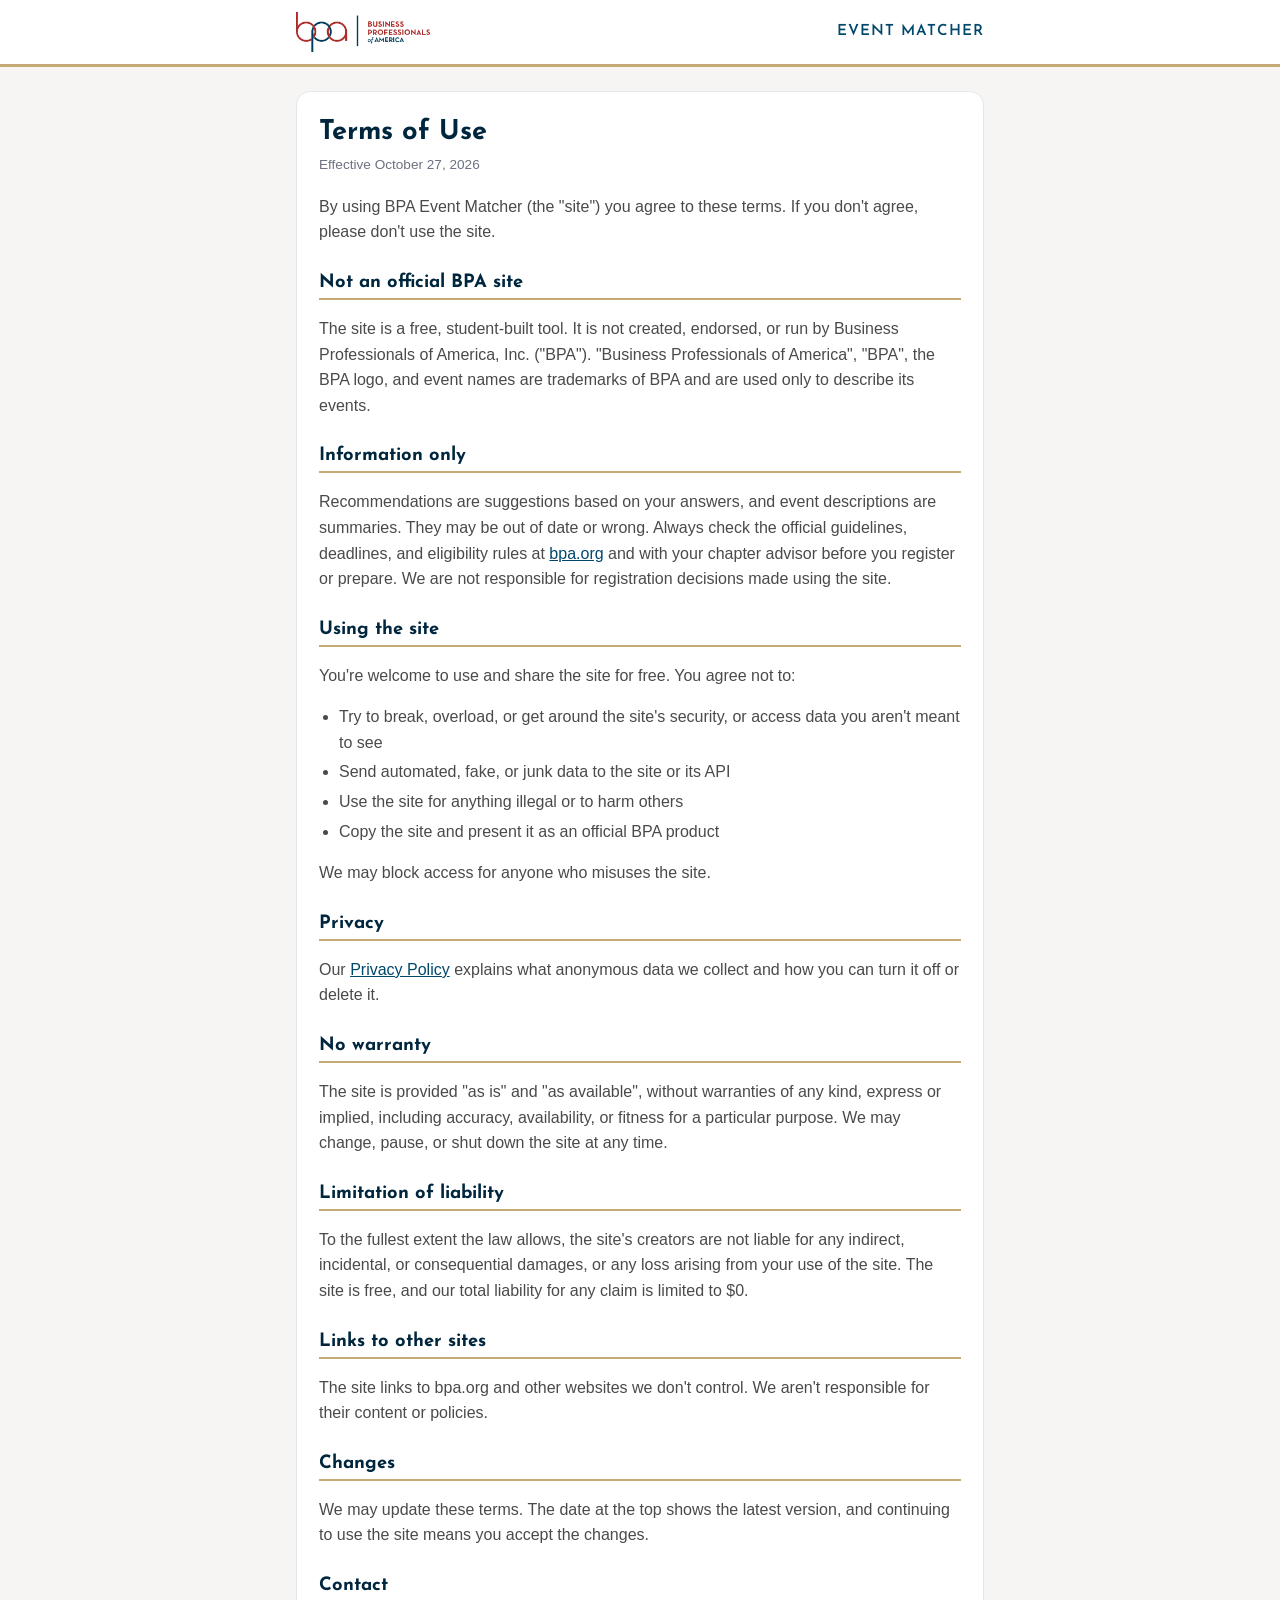
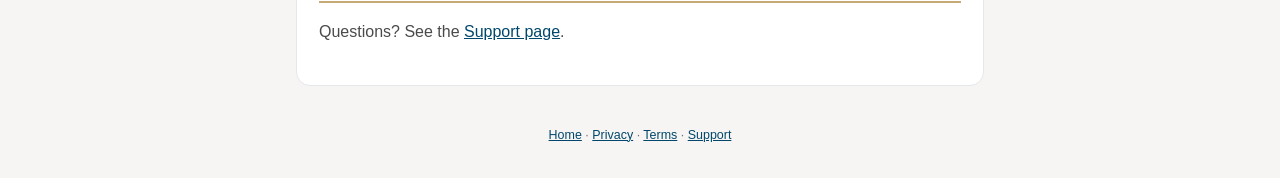
<file: terms.html>
<!doctype html>
<html lang="en">
<head>
<meta charset="utf-8">
<meta name="viewport" content="width=device-width, initial-scale=1">
<title>Terms of Use · BPA Event Matcher</title>
<link rel="icon" href="/favicon-192.png?v=2" sizes="192x192" type="image/png">
<link rel="icon" href="/favicon-32.png?v=2" sizes="32x32" type="image/png">
<link rel="apple-touch-icon" href="/apple-touch-icon.png?v=2">
<link href="https://fonts.googleapis.com/css2?family=Josefin+Sans:wght@400;600;700&display=swap" rel="stylesheet">
<link rel="stylesheet" href="/legal.css">
</head>
<body>
<div class="topbar"><div class="in"><a href="/"><img src="/logo.png" alt="BPA Event Matcher home"></a><span class="sub">Event Matcher</span></div></div>
<div class="wrap"><div class="doc">
<h1>Terms of Use</h1>
<p class="updated">Effective October 27, 2026</p>

<p>By using BPA Event Matcher (the "site") you agree to these terms. If you don't agree, please don't use the site.</p>

<h2>Not an official BPA site</h2>
<p>The site is a free, student-built tool. It is not created, endorsed, or run by Business Professionals of America, Inc. ("BPA"). "Business Professionals of America", "BPA", the BPA logo, and event names are trademarks of BPA and are used only to describe its events.</p>

<h2>Information only</h2>
<p>Recommendations are suggestions based on your answers, and event descriptions are summaries. They may be out of date or wrong. Always check the official guidelines, deadlines, and eligibility rules at <a href="https://bpa.org/" target="_blank" rel="noopener">bpa.org</a> and with your chapter advisor before you register or prepare. We are not responsible for registration decisions made using the site.</p>

<h2>Using the site</h2>
<p>You're welcome to use and share the site for free. You agree not to:</p>
<ul>
<li>Try to break, overload, or get around the site's security, or access data you aren't meant to see</li>
<li>Send automated, fake, or junk data to the site or its API</li>
<li>Use the site for anything illegal or to harm others</li>
<li>Copy the site and present it as an official BPA product</li>
</ul>
<p>We may block access for anyone who misuses the site.</p>

<h2>Privacy</h2>
<p>Our <a href="/privacy">Privacy Policy</a> explains what anonymous data we collect and how you can turn it off or delete it.</p>

<h2>No warranty</h2>
<p>The site is provided "as is" and "as available", without warranties of any kind, express or implied, including accuracy, availability, or fitness for a particular purpose. We may change, pause, or shut down the site at any time.</p>

<h2>Limitation of liability</h2>
<p>To the fullest extent the law allows, the site's creators are not liable for any indirect, incidental, or consequential damages, or any loss arising from your use of the site. The site is free, and our total liability for any claim is limited to $0.</p>

<h2>Links to other sites</h2>
<p>The site links to bpa.org and other websites we don't control. We aren't responsible for their content or policies.</p>

<h2>Changes</h2>
<p>We may update these terms. The date at the top shows the latest version, and continuing to use the site means you accept the changes.</p>

<h2>Contact</h2>
<p>Questions? See the <a href="/support">Support page</a>.</p>
</div></div>
<div class="footer"><a href="/">Home</a> · <a href="/privacy">Privacy</a> · <a href="/terms">Terms</a> · <a href="/support">Support</a></div>
</body>
</html>
</file>
<file: legal.css>
:root{--navy:#00476B;--navy-dark:#00263E;--red:#A72B2A;--gold:#C6AA76;--sky-light:#E8EEF4;--bg:#F6F5F3;--card:#fff;--text:#4A4A4A;--heading:#00263E;--muted:#6b7280;--border:#E5E7EB}
*{box-sizing:border-box}
body{margin:0;font-family:-apple-system,BlinkMacSystemFont,"Segoe UI",Roboto,"Helvetica Neue",sans-serif;background:var(--bg);color:var(--text);line-height:1.6}
.topbar{background:#fff;border-bottom:3px solid var(--gold)}
.topbar .in{max-width:720px;margin:0 auto;padding:12px 16px;display:flex;align-items:center;gap:12px}
.topbar img{height:40px;display:block}
.topbar .sub{margin-left:auto;font-family:"Josefin Sans",sans-serif;font-weight:600;color:var(--navy);font-size:.95rem;text-transform:uppercase;letter-spacing:1px}
.wrap{max-width:720px;margin:0 auto;padding:24px 16px 40px}
.doc{background:var(--card);border:1px solid var(--border);border-radius:14px;padding:24px 22px}
h1,h2,h3{font-family:"Josefin Sans",sans-serif;color:var(--heading);line-height:1.25}
h1{font-size:1.7rem;margin:0 0 4px}
h2{font-size:1.15rem;margin:26px 0 6px;padding-bottom:4px;border-bottom:2px solid var(--gold)}
.updated{color:var(--muted);font-size:.85rem;margin:0 0 18px}
a{color:var(--navy)}
ul{padding-left:20px}
li{margin:4px 0}
table{width:100%;border-collapse:collapse;font-size:.9rem;margin:8px 0}
th,td{text-align:left;padding:8px;border-bottom:1px solid var(--border);vertical-align:top}
th{color:var(--heading)}
.box{background:var(--sky-light);border-left:4px solid var(--gold);border-radius:8px;padding:12px 14px;margin:12px 0}
.btn{display:inline-block;padding:10px 18px;margin:6px 6px 0 0;border-radius:999px;border:1px solid var(--navy);background:transparent;color:var(--navy);font:inherit;font-weight:600;cursor:pointer;text-decoration:none}
.btn.primary{background:var(--red);border-color:var(--red);color:#fff}
.btn:disabled{opacity:.5;cursor:default}
.status{font-size:.9rem;margin-top:8px;min-height:1.4em}
code{background:var(--sky-light);padding:1px 6px;border-radius:6px;font-size:.85rem;word-break:break-all}
details{border-bottom:1px solid var(--border);padding:10px 0}
summary{cursor:pointer;font-weight:600;color:var(--heading)}
.footer{max-width:720px;margin:0 auto;padding:0 16px 32px;font-size:.78rem;color:var(--muted);text-align:center}
</file>
